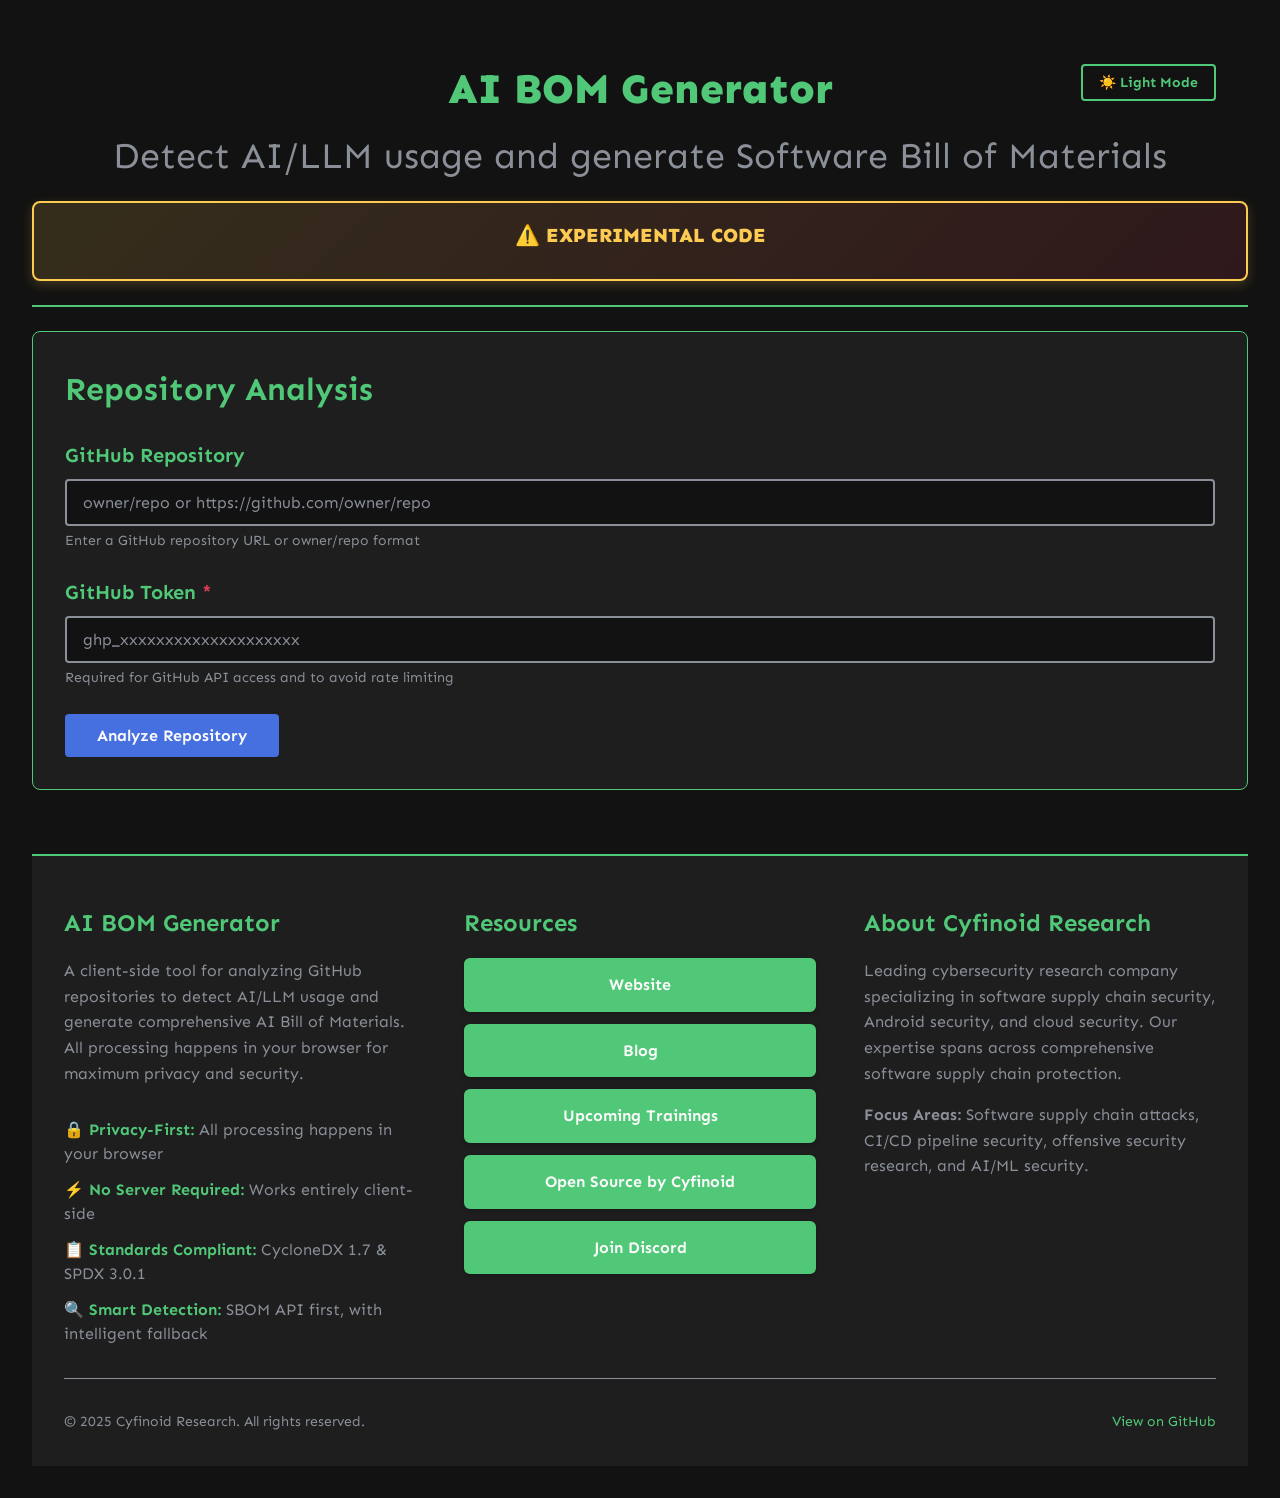
<file: index.html>
<!doctype html>
<html lang="en">
    <head>
        <meta charset="UTF-8" />
        <meta name="viewport" content="width=device-width, initial-scale=1.0" />
        <title>AI BOM Generator - Cyfinoid</title>
        <link rel="preconnect" href="https://fonts.googleapis.com" />
        <link rel="preconnect" href="https://fonts.gstatic.com" crossorigin />
        <link
            href="https://fonts.googleapis.com/css2?family=Sen:wght@400;700;800&display=swap"
            rel="stylesheet"
        />
        <link rel="stylesheet" href="styles.css?v=0.0.4-8" />
        <script
            defer
            data-domain="cyfinoid.github.io"
            integrity="sha384-uXTQ+47CtIGWWu25nerJf47HLiVSOMPfWh9K79HFc16EuhYhvMHIiDwin5FZlcJX"
            crossorigin="anonymous"
            src="https://plausible.io/js/script.outbound-links.js"
        ></script>
        <script>
            window.plausible =
                window.plausible ||
                function () {
                    (window.plausible.q = window.plausible.q || []).push(
                        arguments,
                    );
                };
        </script>
    </head>
    <body>
        <div class="container">
            <!-- Header -->
            <header class="header">
                <button
                    id="theme-toggle"
                    class="theme-toggle"
                    aria-label="Toggle theme"
                >
                    🌙 Dark Mode
                </button>
                <h1 class="title">AI BOM Generator</h1>
                <p class="subtitle">
                    Detect AI/LLM usage and generate Software Bill of Materials
                </p>
                <!-- Experimental Warning Banner -->
                <div class="warning-banner">
                    <div class="warning-header">⚠️ EXPERIMENTAL CODE</div>
                </div>
            </header>

            <!-- Input Section -->
            <section id="input-section" class="card">
                <h2 class="heading">Repository Analysis</h2>
                <form id="analysis-form">
                    <div class="form-group">
                        <label for="repo-input" class="form-label"
                            >GitHub Repository</label
                        >
                        <input
                            type="text"
                            id="repo-input"
                            class="form-input"
                            placeholder="owner/repo or https://github.com/owner/repo"
                            required
                        />
                        <p class="caption">
                            Enter a GitHub repository URL or owner/repo format
                        </p>
                    </div>
                    <div class="form-group">
                        <label for="token-input" class="form-label"
                            >GitHub Token
                            <span style="color: var(--accent-red)"
                                >*</span
                            ></label
                        >
                        <input
                            type="password"
                            id="token-input"
                            class="form-input"
                            placeholder="ghp_xxxxxxxxxxxxxxxxxxxx"
                            required
                        />
                        <p class="caption">
                            Required for GitHub API access and to avoid rate
                            limiting
                        </p>
                    </div>
                    <button
                        type="submit"
                        id="analyze-btn"
                        class="btn btn-primary"
                    >
                        Analyze Repository
                    </button>
                </form>
                <div id="loading-state" class="loading-state hidden">
                    <div class="spinner"></div>
                    <p id="loading-message" class="body">
                        Analyzing repository...
                    </p>
                </div>
                <div id="error-state" class="error-state hidden">
                    <p id="error-message" class="body"></p>
                    <button id="retry-btn" class="btn btn-secondary">
                        Retry
                    </button>
                </div>
            </section>

            <!-- Findings Section -->
            <section id="findings-section" class="card hidden">
                <div class="findings-header">
                    <div>
                        <h2 class="heading">Analysis Results</h2>
                    </div>
                    <div style="display: flex; align-items: center; gap: 1rem">
                        <button
                            id="collapse-all-findings"
                            class="section-collapse-btn"
                        >
                            Expand
                        </button>
                    </div>
                </div>

                <div class="collapsible-content collapsed" id="findings-content">
                    <div class="findings-controls">
                        <div class="control-group">
                            <button id="select-all-btn" class="btn btn-small">
                                Select All
                            </button>
                            <button id="deselect-all-btn" class="btn btn-small">
                                Deselect All
                            </button>
                        </div>
                        <div class="control-group">
                            <label for="category-filter" class="form-label"
                                >Filter by Category:</label
                            >
                            <select id="category-filter" class="form-select">
                                <option value="all">All Categories</option>
                                <option value="dependencies">
                                    Dependencies
                                </option>
                                <option value="code">Code</option>
                                <option value="config">Configuration</option>
                                <option value="ci">CI/CD</option>
                                <option value="models">Models</option>
                                <option value="prompts">Prompts</option>
                                <option value="protocol">
                                    Protocols (MCP/A2A)
                                </option>
                                <option value="ai-dev-tools">
                                    AI Dev Tools
                                </option>
                                <option value="hardware">Hardware</option>
                                <option value="infrastructure">
                                    Infrastructure
                                </option>
                                <option value="governance">Governance</option>
                            </select>
                        </div>
                    </div>

                    <div id="findings-list" class="findings-list"></div>
                </div>
            </section>

            <!-- Analysis Notes Section -->
            <!-- BOM Section -->
            <section id="bom-section" class="card hidden">
                <div
                    style="
                        display: flex;
                        justify-content: space-between;
                        align-items: center;
                        margin-bottom: 1.5rem;
                    "
                >
                    <h2 class="heading" style="margin-bottom: 0">
                        Generated AI BOM
                    </h2>
                    <div style="display: flex; gap: 0.5rem">
                        <button
                            id="download-all-bom"
                            class="btn btn-primary"
                            title="Download all four BOM formats"
                        >
                            Download all
                        </button>
                        <button id="collapse-bom" class="section-collapse-btn">
                            Collapse
                        </button>
                    </div>
                </div>

                <div class="collapsible-content" id="bom-content-wrapper">
                    <div class="bom-tabs">
                        <button
                            class="tab-btn active"
                            data-tab="cyclonedx-json"
                        >
                            CycloneDX JSON
                        </button>
                        <button class="tab-btn" data-tab="cyclonedx-xml">
                            CycloneDX XML
                        </button>
                        <button class="tab-btn" data-tab="spdx">SPDX</button>
                        <button class="tab-btn" data-tab="extended-aibom">
                            Extended AIBOM
                        </button>
                    </div>

                    <div class="bom-content">
                        <div id="cyclonedx-json" class="tab-content active">
                            <div class="bom-actions">
                                <button
                                    class="btn btn-primary"
                                    data-action="download"
                                    data-format="cyclonedx-json"
                                >
                                    Download JSON
                                </button>
                                <button
                                    class="btn btn-secondary"
                                    data-action="copy"
                                    data-format="cyclonedx-json"
                                >
                                    Copy to Clipboard
                                </button>
                                <button
                                    class="btn btn-secondary"
                                    data-action="toggle-content"
                                    data-format="cyclonedx-json"
                                    aria-expanded="false"
                                >
                                    Show content
                                </button>
                            </div>
                            <pre class="bom-preview collapsed"><code id="cyclonedx-json-preview" class="code-preview"></code></pre>
                        </div>

                        <div id="cyclonedx-xml" class="tab-content">
                            <div class="bom-actions">
                                <button
                                    class="btn btn-primary"
                                    data-action="download"
                                    data-format="cyclonedx-xml"
                                >
                                    Download XML
                                </button>
                                <button
                                    class="btn btn-secondary"
                                    data-action="copy"
                                    data-format="cyclonedx-xml"
                                >
                                    Copy to Clipboard
                                </button>
                                <button
                                    class="btn btn-secondary"
                                    data-action="toggle-content"
                                    data-format="cyclonedx-xml"
                                    aria-expanded="false"
                                >
                                    Show content
                                </button>
                            </div>
                            <pre class="bom-preview collapsed"><code id="cyclonedx-xml-preview" class="code-preview"></code></pre>
                        </div>

                        <div id="spdx" class="tab-content">
                            <div class="bom-actions">
                                <button
                                    class="btn btn-primary"
                                    data-action="download"
                                    data-format="spdx"
                                >
                                    Download SPDX
                                </button>
                                <button
                                    class="btn btn-secondary"
                                    data-action="copy"
                                    data-format="spdx"
                                >
                                    Copy to Clipboard
                                </button>
                                <button
                                    class="btn btn-secondary"
                                    data-action="toggle-content"
                                    data-format="spdx"
                                    aria-expanded="false"
                                >
                                    Show content
                                </button>
                            </div>
                            <pre class="bom-preview collapsed"><code id="spdx-preview" class="code-preview"></code></pre>
                        </div>

                        <div id="extended-aibom" class="tab-content">
                            <div class="bom-actions">
                                <button
                                    class="btn btn-primary"
                                    data-action="download"
                                    data-format="extended-aibom"
                                >
                                    Download Extended AIBOM
                                </button>
                                <button
                                    class="btn btn-secondary"
                                    data-action="copy"
                                    data-format="extended-aibom"
                                >
                                    Copy to Clipboard
                                </button>
                                <button
                                    class="btn btn-secondary"
                                    data-action="toggle-content"
                                    data-format="extended-aibom"
                                    aria-expanded="false"
                                >
                                    Show content
                                </button>
                            </div>
                            <div
                                class="extended-info"
                                style="
                                    margin-bottom: 1rem;
                                    padding: 1rem;
                                    background: var(--bg-secondary);
                                    border-radius: 8px;
                                "
                            >
                                <p
                                    style="
                                        margin: 0;
                                        color: var(--text-secondary);
                                        font-size: 0.9rem;
                                    "
                                >
                                    📋
                                    <strong>Extended AIBOM Format:</strong>
                                    Comprehensive AI Bill of Materials including
                                    hardware, infrastructure, model governance,
                                    risk assessment, and data pipeline
                                    information based on industry best practices
                                    from Snyk and Trail of Bits.
                                </p>
                            </div>
                            <pre class="bom-preview collapsed"><code id="extended-aibom-preview" class="code-preview"></code></pre>
                        </div>
                    </div>
                </div>
            </section>

            <section id="compliance-section" class="card hidden">
                <div
                    style="
                        display: flex;
                        justify-content: space-between;
                        align-items: center;
                        margin-bottom: 1.5rem;
                    "
                >
                    <h2 class="heading" style="margin-bottom: 0">
                        Standards Compliance
                    </h2>
                    <button
                        id="collapse-compliance"
                        class="section-collapse-btn"
                    >
                        Collapse
                    </button>
                </div>

                <div class="collapsible-content" id="compliance-wrapper">
                    <div
                        class="compliance-info"
                        style="
                            margin-bottom: 1rem;
                            padding: 1rem;
                            background: var(--bg-secondary);
                            border-radius: 8px;
                        "
                    >
                        <p
                            style="
                                margin: 0;
                                color: var(--text-secondary);
                                font-size: 0.9rem;
                            "
                        >
                            📏
                            <strong>Standards Compliance:</strong>
                            the BOMs you just generated are checked against
                            CycloneDX 1.7, SPDX 3.0.1 (JSON-LD) and the NTIA
                            minimum elements, and the tool's AIBOM output
                            surface is scored element-by-element against
                            CERT-In Table 10, the G7 SBOM-for-AI minimum
                            elements, and the OWASP AIBOM Foundations
                            checklist. Full methodology:
                            <code>guidance/guidance_details.md</code> §6.
                        </p>
                    </div>
                    <div id="compliance-dynamic"></div>
                    <div id="compliance-scorecard"></div>
                </div>
            </section>

            <!-- Analysis Notes (scan gaps + warnings) -->
            <section id="analysis-notes-section" class="card hidden">
                <div class="findings-header">
                    <div>
                        <h2 class="heading">Analysis Notes</h2>
                        <p class="caption" style="margin-top: 0.5rem">
                            Areas this scan actively searched with no result —
                            gaps in the AIBOM, not errors. If present in the
                            repository, they would be included.
                        </p>
                    </div>
                    <div style="display: flex; align-items: center; gap: 1rem">
                        <button
                            id="collapse-analysis-notes"
                            class="section-collapse-btn"
                        >
                            Collapse
                        </button>
                    </div>
                </div>

                <div class="collapsible-content" id="analysis-notes-content">
                    <div id="analysis-notes-list"></div>
                </div>
            </section>

            <!-- Footer -->
            <footer class="footer">
                <div class="footer-content">
                    <div class="footer-section">
                        <h3 class="footer-heading">AI BOM Generator</h3>
                        <p class="footer-text">
                            A client-side tool for analyzing GitHub repositories
                            to detect AI/LLM usage and generate comprehensive AI
                            Bill of Materials. All processing happens in your
                            browser for maximum privacy and security.
                        </p>
                        <div class="footer-features">
                            <div class="footer-feature">
                                <strong>🔒 Privacy-First:</strong> All
                                processing happens in your browser
                            </div>
                            <div class="footer-feature">
                                <strong>⚡ No Server Required:</strong> Works
                                entirely client-side
                            </div>
                            <div class="footer-feature">
                                <strong>📋 Standards Compliant:</strong>
                                CycloneDX 1.7 & SPDX 3.0.1
                            </div>
                            <div class="footer-feature">
                                <strong>🔍 Smart Detection:</strong> SBOM API
                                first, with intelligent fallback
                            </div>
                        </div>
                    </div>

                    <div class="footer-section">
                        <h3 class="footer-heading">Resources</h3>
                        <div class="footer-buttons">
                            <a
                                href="https://cyfinoid.com"
                                target="_blank"
                                rel="noopener"
                                class="footer-btn"
                                >Website</a
                            >
                            <a
                                href="https://cyfinoid.com/blog/"
                                target="_blank"
                                rel="noopener"
                                class="footer-btn"
                                >Blog</a
                            >
                            <a
                                href="https://cyfinoid.com/trainings/#upcoming-trainings"
                                target="_blank"
                                rel="noopener"
                                class="footer-btn"
                                >Upcoming Trainings</a
                            >
                            <a
                                href="https://cyfinoid.com/opensource-by-cyfinoid/"
                                target="_blank"
                                rel="noopener"
                                class="footer-btn"
                                >Open Source by Cyfinoid</a
                            >
                            <a
                                href="https://discord.gg/7trkcUFrgR"
                                target="_blank"
                                rel="noopener"
                                class="footer-btn"
                                >Join Discord</a
                            >
                        </div>
                    </div>

                    <div class="footer-section">
                        <h3 class="footer-heading">About Cyfinoid Research</h3>
                        <p class="footer-text">
                            Leading cybersecurity research company specializing
                            in software supply chain security, Android security,
                            and cloud security. Our expertise spans across
                            comprehensive software supply chain protection.
                        </p>
                        <p class="footer-text">
                            <strong>Focus Areas:</strong> Software supply chain
                            attacks, CI/CD pipeline security, offensive security
                            research, and AI/ML security.
                        </p>
                    </div>
                </div>

                <div class="footer-bottom">
                    <p>© 2025 Cyfinoid Research. All rights reserved.</p>
                    <p>
                        <a
                            href="https://github.com/cyfinoid/aibommaker"
                            target="_blank"
                            rel="noopener"
                        >
                            View on GitHub
                        </a>
                    </p>
                </div>
            </footer>
        </div>

        <!-- JavaScript Application - Load in correct order -->
        <script src="js/constants.js?v=0.0.4-8"></script>
        <script src="js/utils.js?v=0.0.4-8"></script>
        <script src="js/github-api.js?v=0.0.4-8"></script>
        <script src="js/detectors.js?v=0.0.4-8"></script>
        <script src="js/analyzer.js?v=0.0.4-8"></script>
        <script src="js/bom-generators.js?v=0.0.4-8"></script>
        <script src="js/compliance.js?v=0.0.4-8"></script>
        <script src="js/extended-aibom-generator.js?v=0.0.4-8"></script>
        <script src="js/ui.js?v=0.0.4-8"></script>
    </body>
</html>
</file>
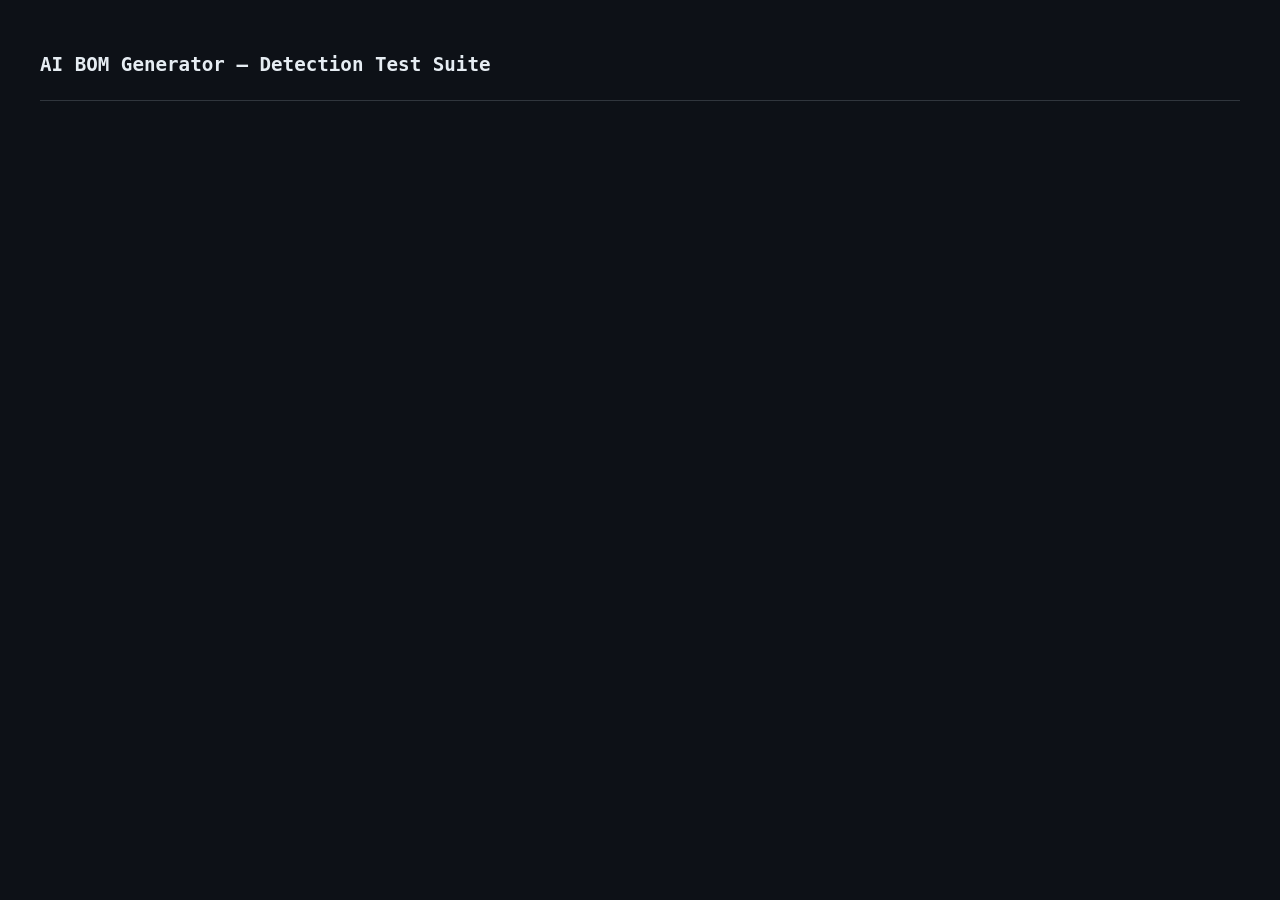
<file: tests.html>
<!DOCTYPE html>
<html lang="en">
<head>
<meta charset="UTF-8">
<meta name="viewport" content="width=device-width, initial-scale=1.0">
<title>AI BOM Generator - Detection Test Suite</title>
<!--
  Self-contained test harness for the detection logic added in the 2026-11 gap
  analysis (no backend, no frameworks - plain HTML/JS like the rest of the app).

  Run: open this file in a browser (or serve the repo root and visit /tests.html).
  It loads the real app scripts (constants/utils/github-api/detectors/
  extended-aibom-generator) and asserts against their pure functions with
  fixtures taken from the reference projects in projects/.
-->
<style>
  body { font-family: ui-monospace, monospace; background: #0d1117; color: #e6edf3; padding: 2rem; }
  h1 { font-size: 1.2rem; } h2 { font-size: 1rem; margin-top: 1.5rem; color: #7ee787; }
  .pass { color: #7ee787; } .fail { color: #ff7b72; font-weight: bold; }
  .case { padding: 1px 0; } #summary { margin-top: 1.5rem; font-size: 1.1rem; border-top: 1px solid #30363d; padding-top: 1rem; }
</style>
</head>
<body>
<h1>AI BOM Generator — Detection Test Suite</h1>
<div id="results"></div>
<div id="summary"></div>

<!-- Load the real app scripts (order matches index.html) -->
<script src="js/constants.js"></script>
<script src="js/utils.js"></script>
<script src="js/github-api.js"></script>
<script src="js/detectors.js"></script>
<script src="js/bom-generators.js"></script>
<script src="js/extended-aibom-generator.js"></script>
<script src="js/compliance.js"></script>

<script>
"use strict";
const out = [];
let passed = 0, failed = 0;
function assert(cond, msg) {
  if (cond) { passed++; out.push(`<div class="case pass">✓ ${msg}</div>`); }
  else { failed++; out.push(`<div class="case fail">✗ FAIL: ${msg}</div>`); }
}
function section(name) { out.push(`<h2>${name}</h2>`); }

// ---------------------------------------------------------------------------
section("isPlausibleModelId — extracted-value validation");
assert(isPlausibleModelId("gpt-4o-mini") === true, "accepts gpt-4o-mini");
assert(isPlausibleModelId("claude-sonnet-4-5") === true, "accepts claude-sonnet-4-5");
assert(isPlausibleModelId("meta-llama/Llama-2-7b-chat-hf") === true, "accepts HF slug");
assert(isPlausibleModelId("qwen3:4b") === true, "accepts Ollama tag");
assert(isPlausibleModelId("gemini-2.5-pro") === true, "accepts gemini-2.5-pro");
assert(isPlausibleModelId("192.168.1.1") === false, "rejects IP address");
assert(isPlausibleModelId("1.2.3") === false, "rejects bare version");
assert(isPlausibleModelId("latest") === false, "rejects 'latest'");
assert(isPlausibleModelId("https://api.openai.com") === false, "rejects URL");
assert(isPlausibleModelId("pytest") === false, "rejects non-model value (misleading_config bait)");
assert(isPlausibleModelId("12345") === false, "rejects pure number");
assert(isPlausibleModelId("logo.png") === false, "rejects file extension");
assert(isPlausibleModelId("{{model_name}}") === false, "rejects template placeholder");
assert(isPlausibleModelId("ab") === false, "rejects too-short string");

// ---------------------------------------------------------------------------
section("normalizeBedrockModelId — Bedrock ARN flattening (cisco aibom)");
assert(normalizeBedrockModelId("us.anthropic.claude-3-5-sonnet-20241022-v2:0") === "claude-3-5-sonnet",
  "us.anthropic.claude-3-5-sonnet-20241022-v2:0 -> claude-3-5-sonnet");
assert(normalizeBedrockModelId("meta.llama3-3-70b-instruct-v1:0") === "llama3-3-70b-instruct",
  "meta.llama3-3-70b-instruct-v1:0 -> llama3-3-70b-instruct");
assert(normalizeBedrockModelId("amazon.titan-text-express-v1") === "titan-text-express",
  "amazon.titan-text-express-v1 -> titan-text-express");
assert(normalizeBedrockModelId("anthropic.claude-3-5-haiku-20241022-v1:0") === "claude-3-5-haiku",
  "date suffix stripped");
assert(normalizeBedrockModelId("amazon.nova-pro-v1") === "nova-pro", "amazon.nova-pro-v1 -> nova-pro");
assert(normalizeBedrockModelId(null) === null, "null handled");

// ---------------------------------------------------------------------------
section("stripNotebookCells — .ipynb source extraction");
const nb = JSON.stringify({ cells: [
  { cell_type: "code", source: ["import openai as oa\n", "client = oa.OpenAI()"] },
  { cell_type: "markdown", source: ["# notes"] },
  { cell_type: "code", source: "model = \"gpt-4o\"" }
]});
const stripped = stripNotebookCells(nb);
assert(stripped.includes("client = oa.OpenAI()"), "array-source cells joined");
assert(stripped.includes("model = \"gpt-4o\""), "string-source cells joined");
assert(stripNotebookCells("not json") === "", "invalid JSON -> empty string");
assert(stripNotebookCells(JSON.stringify({ foo: 1 })) === "", "object without cells -> empty string");
assert(stripNotebookCells(null) === "", "null -> empty string");

// ---------------------------------------------------------------------------
section("extractContextualModelRefs — kwarg/constant/env-default extraction");
{
  // akumar0205 adversarial/env_driven.py scenario
  const py1 = 'import os\nfrom langchain_openai import ChatOpenAI\nSELECTED_MODEL = os.environ.get("APP_MODEL", "gpt-4o-mini")\nllm = ChatOpenAI(model=SELECTED_MODEL)\n';
  const r1 = extractContextualModelRefs(py1);
  assert(r1.some(r => r.model === "gpt-4o-mini" && r.method === "env-default"), "env-default dataflow captured");

  // cisco-style kwarg with constructor attribution
  const py2 = 'from openai import OpenAI\nclient = OpenAI(model="gpt-4o-mini-2024-07-18")\nresp = client.chat.completions.create(model="o4-mini", messages=[])\n';
  const r2 = extractContextualModelRefs(py2);
  assert(r2.some(r => r.model === "gpt-4o-mini-2024-07-18" && r.provider === "OpenAI"), "kwarg with OpenAI ctor attribution");
  assert(r2.some(r => r.model === "o4-mini"), "second kwarg captured");

  // JS wrapper factory (akumar adversarial/wrapper_factory.ts)
  const ts1 = 'import OpenAI from "openai";\nconst MODEL_NAME = process.env.APP_MODEL ?? "gpt-4o-mini";\nconst pinned = new OpenAI({ apiKey: key, model: "gpt-4.1-mini" });\n';
  const r3 = extractContextualModelRefs(ts1);
  assert(r3.some(r => r.model === "gpt-4o-mini" && r.method === "env-default"), "process.env ?? default captured");
  assert(r3.some(r => r.model === "gpt-4.1-mini"), "object-literal kwarg captured");

  // Ternary default
  const ts2 = 'const m = process.env.LLM_MODEL ? process.env.LLM_MODEL : "claude-sonnet-4-5";';
  assert(extractContextualModelRefs(ts2).some(r => r.model === "claude-sonnet-4-5"), "ternary env default captured");

  // Constant assignment + variable resolution
  // (assignment and its kwarg usage dedupe to one entry keyed by first method seen)
  const py3 = 'DEFAULT_MODEL = "deepseek-v3"\nagent = AssistantAgent(name="helper", model=DEFAULT_MODEL)\n';
  const r5 = extractContextualModelRefs(py3);
  assert(r5.some(r => r.model === "deepseek-v3"), "module constant captured");
  assert(r5.some(r => r.method === "constant-DEFAULT_MODEL"), "kwarg variable resolved to constant");
  assert(r5.filter(r => r.model === "deepseek-v3").length === 1, "constant + usage deduplicated to one entry");

  // Azure deployment_name
  const az = 'deployment = AzureOpenAI(azure_endpoint=ep, deployment_name="gpt-35-turbo", api_key=k)';
  assert(extractContextualModelRefs(az).some(r => r.model === "gpt-35-turbo"), "deployment_name kwarg captured");

  // YAML-style config
  const yml = 'provider:\n  model_name: "gemini-2.5-flash"\n  model: "qwen3:32b"\n';
  const ry = extractContextualModelRefs(yml);
  assert(ry.some(r => r.model === "gemini-2.5-flash"), "YAML model_name captured");
  assert(ry.some(r => r.model === "qwen3:32b"), "YAML model with Ollama tag captured");

  // False-positive baits (akumar misleading_config.yaml + junk kwargs)
  const fp = 'model_trainer = "pytest"\nfoo(model="latest")\nbar(model_name="https://api.example.com")\nbaz(model="12345")\n';
  const rf = extractContextualModelRefs(fp);
  assert(!rf.some(r => r.model === "pytest"), "rejects pytest");
  assert(!rf.some(r => r.model === "latest"), "rejects latest");
  assert(!rf.some(r => r.model.includes("https")), "rejects URL value");
  assert(!rf.some(r => r.model === "12345"), "rejects numeric value");

  // Comments skipped
  const cm = '# model = "gpt-4o"\n// const x = "claude-3-opus"\nconst y = "gemini-2.5-pro";\n';
  const rc = extractContextualModelRefs(cm);
  assert(!rc.some(r => r.model === "gpt-4o"), "python comment skipped");
  assert(!rc.some(r => r.model === "claude-3-opus"), "JS comment skipped");
  assert(rc.some(r => r.model === "gemini-2.5-pro"), "live line still captured");

  // No default -> no invented model
  const nd = 'model=os.environ.get("OPENAI_MODEL")\nfoo(model=API_MODEL)';
  assert(extractContextualModelRefs(nd).length === 0, "no default -> nothing invented");

  // Provider filter: attributed refs must match detected providers;
  // unattributed (provider === null) refs are kept deliberately - discovering
  // unknown models is the point of contextual extraction.
  {
    const rFiltered = extractContextualModelRefs(py2, new Set(["Anthropic"]));
    assert(!rFiltered.some(r => r.provider === "OpenAI"), "filter drops non-matching attributed providers");
    assert(rFiltered.some(r => r.provider === null && r.model === "o4-mini"), "unattributed refs survive the filter");
    assert(extractContextualModelRefs(py2, new Set(["OpenAI"])).length === 2, "filter keeps matching providers");
  }
}

// ---------------------------------------------------------------------------
section("New literal model patterns in modelsIdentifierDetector list");
{
  // MODEL_PATTERNS (config detector) derives from AI_SIGNATURES models entries:
  const mp = MODEL_PATTERNS.map(p => `${p.provider}|${p.pattern.source}`);
  assert(mp.some(s => s.startsWith("OpenAI|") && s.includes("o4-mini")), "MODEL_PATTERNS has o4-mini");
  assert(mp.some(s => s.startsWith("Anthropic|") && s.includes("claude-3-7-sonnet")), "MODEL_PATTERNS has claude-3-7-sonnet");
  assert(mp.some(s => s.startsWith("Anthropic|") && s.includes("claude-sonnet-4-5")), "MODEL_PATTERNS has claude-sonnet-4-5");
  assert(mp.some(s => s.startsWith("Google|") && s.includes("gemini-2\\.5-pro")), "MODEL_PATTERNS has gemini-2.5-pro");
  assert(mp.some(s => s.startsWith("Cohere|")), "MODEL_PATTERNS has Cohere models");
  assert(mp.some(s => s.startsWith("xAI|")), "MODEL_PATTERNS has Grok");
  assert(mp.some(s => s.startsWith("AWS Bedrock|")), "MODEL_PATTERNS has Bedrock ids (vendor = AWS Bedrock)");
}

// ---------------------------------------------------------------------------
section("Signature registry coverage (constants.js)");
{
  const all = Object.values(AI_SIGNATURES).flat();
  const ids = all.map(s => s.id);
  for (const expected of ["langgraph.framework", "google.adk", "openai.agents", "pydanticai.framework",
    "smolagents.framework", "strands.framework", "deepagents.framework", "haystack.framework",
    "dspy.framework", "instructor.client", "semantic-kernel.microsoft", "cohere.client", "mistral.client",
    "groq.client", "xai.grok", "together.client", "perplexity.client", "fireworks.client", "replicate.client",
    "ai21.client", "stability.client", "alephalpha.client", "azure.openai", "bedrock.client",
    "vertexai.client", "openrouter.gateway", "litellm.router", "safety.guardrails", "observability.llm"]) {
    assert(ids.includes(expected), `signature ${expected} registered`);
  }
  assert((AI_PACKAGE_REGISTRY.guardrails?.python || []).includes("nemoguardrails"), "guardrails packages in registry");
  assert((AI_PACKAGE_REGISTRY.llm_observability?.python || []).includes("langfuse"), "observability packages in registry");
  assert(AI_EXTENDED_DEPENDENCIES.python.includes("langgraph"), "langgraph in extended dependencies");
  assert(AI_EXTENDED_DEPENDENCIES.python.includes("google-adk"), "google-adk in extended dependencies");
  assert(AI_EXTENDED_DEPENDENCIES.node.includes("@langchain/langgraph"), "langgraph node pkg in extended dependencies");
  assert(AI_PROTOCOL_PATTERNS.a2a.config_files.includes(".well-known/agent.json"), "A2A agent card config file registered");
  assert(MODEL_FILE_PATTERNS.some(p => p.extension === ".ggml"), "MODEL_FILE_PATTERNS has .ggml");
  assert(MODEL_FILE_PATTERNS.some(p => p.extension === ".ckpt" && p.pathMatch), "MODEL_FILE_PATTERNS has .ckpt (guarded)");
  assert(AI_DEV_TOOLS.ide_copilots.config_files.includes("SKILL.md"), "SKILL.md in dev tool configs");
}

// ---------------------------------------------------------------------------
section("Fallback manifest parsers (dependenciesDetector)");
{
  const GO = ["github.com/sashabaranov/go-openai", "github.com/anthropics/anthropic-sdk-go", "github.com/tmc/langchaingo"];
  const RUST = ["async-openai", "candle-core"];
  const JAVA = ["dev.langchain4j:langchain4j", "com.openai:openai-java", "com.google.cloud:google-cloud-aiplatform"];

  const goMod = 'module github.com/example/app\n\ngo 1.22\n\nrequire github.com/sashabaranov/go-openai v1.32.5\n\nrequire (\n\tgithub.com/anthropics/anthropic-sdk-go v0.2.0\n\tgithub.com/gin-gonic/gin v0.9.1\n\tgithub.com/tmc/langchaingo v0.1.12\n)\n';
  const gd = findInGoMod(goMod, GO);
  assert(gd.length === 3, `go.mod finds 3 AI deps (got ${gd.length})`);
  assert(gd[0].version === "v1.32.5", "go.mod captures version");
  assert(findInGoMod("require github.com/stretchr/testify v1.9.0", GO).length === 0, "go.mod skips non-AI deps");

  const cargo = '[package]\nname = "app"\n\n[dependencies]\ntokio = { version = "1", features = ["full"] }\nasync-openai = "0.27"\ncandle-core = { version = "0.8" }\n\n[dev-dependencies]\nllm = "0.13"\n';
  const cd = findInCargoToml(cargo, RUST);
  assert(cd.some(d => d.name === "async-openai" && d.version === "0.27"), "Cargo.toml simple version form");
  assert(cd.some(d => d.name === "candle-core" && d.version === "0.8"), "Cargo.toml inline-table version");
  assert(!cd.some(d => d.name === "tokio" || d.name === "llm"), "Cargo.toml skips non-AI + dev-deps");

  const pom = '<project>\n  <dependency>\n    <groupId>dev.langchain4j</groupId>\n    <artifactId>langchain4j-open-ai</artifactId>\n    <version>1.0.0-beta3</version>\n  </dependency>\n  <dependency>\n    <groupId>org.apache.commons</groupId>\n    <artifactId>commons-lang3</artifactId>\n  </dependency>\n</project>';
  const pd = findInPomXml(pom, JAVA);
  assert(pd.length === 1 && pd[0].name === "dev.langchain4j:langchain4j-open-ai" && pd[0].version === "1.0.0-beta3",
    "pom.xml finds langchain4j with version");

  const gradle = 'dependencies {\n    implementation \'com.openai:openai-java:0.1.1\'\n    implementation "com.google.cloud:google-cloud-aiplatform:3.50.0"\n    testImplementation \'junit:junit:4.13\'\n}';
  const grd = findInGradle(gradle, JAVA);
  assert(grd.length === 2 && grd[0].version === "0.1.1", "build.gradle finds AI deps with versions");
}

// ---------------------------------------------------------------------------
section("Ecosystem detection for new manifests");
{
  assert(detectEcosystem("go.mod") === "go", "go.mod -> go");
  assert(detectEcosystem("Cargo.toml") === "rust", "Cargo.toml -> rust");
  assert(detectEcosystem("pom.xml") === "java", "pom.xml -> java");
  assert(detectEcosystem("build.gradle") === "java", "build.gradle -> java");
  assert(detectEcosystem("package.json") === "node", "package.json -> node (unchanged)");
  assert(detectEcosystem("requirements.txt") === "python", "requirements.txt -> python (unchanged)");
}

// ---------------------------------------------------------------------------
section("Infrastructure patterns (digest pinning, model env config)");
{
  const digest = INFRASTRUCTURE_PATTERNS.containerization.patterns.find(p => p.platform === "Digest-Pinned Base Image");
  assert(!!digest, "Digest-Pinned Base Image pattern registered");
  assert(digest && digest.pattern.test("FROM ghcr.io/acme/ai-service@sha256:" + "a".repeat(64)), "matches digest-pinned FROM");
  assert(digest && !digest.pattern.test("FROM python:3.11-slim"), "does not match tag-pinned FROM");

  const imgDigest = INFRASTRUCTURE_PATTERNS.orchestration.patterns.find(p => p.platform === "Digest-Pinned Container Image");
  assert(imgDigest && imgDigest.pattern.test("image: us-docker.pkg.dev/org/proj/ai-api@sha256:" + "b".repeat(64)), "matches k8s digest-pinned image");

  const modelEnv = INFRASTRUCTURE_PATTERNS.orchestration.patterns.find(p => p.platform === "AI Model Environment Config");
  assert(modelEnv && modelEnv.pattern.test("          - name: MODEL_DEPLOYMENT\n            value: gpt-4o-mini"), "matches k8s MODEL_* env var name");
  assert(modelEnv && !modelEnv.pattern.test("          - name: APP_LOG_LEVEL\n            value: debug"), "does not match unrelated env vars");
}

// ---------------------------------------------------------------------------
section("OWASP LLM Top-10 derivation (extended AIBOM)");
{
  const findings = [
    { category: "dependencies", title: "Dependency: chromadb", description: "LLM-related dependency: chromadb", dependencyInfo: { name: "chromadb" } },
    { category: "code", title: "CrewAI SDK Usage Detected", description: "Found CrewAI SDK usage" },
    { modelInfo: { provider: "OpenAI", modelName: "gpt-4o" }, title: "OpenAI model", description: "OpenAI model" },
    { category: "protocol", title: "MCP Server Config Usage", description: "Model Context Protocol (MCP) server config" }
  ];
  const owasp = assessOWASPLLMTop10(findings);
  assert(owasp.some(r => r.id === "LLM01" && r.status === "exposure-surface-detected"), "LLM01 surface from protocol findings");
  assert(owasp.some(r => r.id === "LLM02"), "LLM02 surface from cloud model usage");
  assert(owasp.some(r => r.id === "LLM03"), "LLM03 surface from dependencies");
  assert(owasp.some(r => r.id === "LLM06"), "LLM06 surface from agent framework");
  assert(owasp.some(r => r.id === "LLM08" && (r.rationale || "").includes("Vector stores")), "LLM08 surface from vector store dep");
  assert(!owasp.some(r => r.id === "LLM04"), "LLM04 not raised without fine-tuning findings");

  const mitigated = assessOWASPLLMTop10([
    { title: "Guardrails SDK Usage Detected", description: "Found Guardrails SDK usage in 1 file(s)" }
  ]);
  assert(mitigated.some(r => r.id === "MITIGATION"), "guardrail detection emits mitigation entry");
}

// ---------------------------------------------------------------------------
section("Tree truncation plumbing");
{
  assert(typeof wasLastTreeTruncated === "function", "wasLastTreeTruncated exposed from github-api.js");
  assert(wasLastTreeTruncated() === false, "defaults to false before any fetch");
}

// ---------------------------------------------------------------------------
section("parseRepoInput — host-validated GitHub URL parsing");
{
  const parse = (s) => parseRepoInput(s);
  // `msgPart` pins which rejection fired ("Invalid repository format…" vs
  // "Only github.com repository URLs are supported."), so a crash-bug can't
  // pass as a rejection.
  const throws = (s, msgPart) => {
    try { parse(s); return false; } catch (e) { return !msgPart || String(e.message).includes(msgPart); }
  };

  // Accepted forms
  assert(JSON.stringify(parse("owner/repo")) === JSON.stringify({ owner: "owner", repo: "repo" }),
    "shorthand owner/repo");
  assert(parse("https://github.com/owner/repo").owner === "owner" && parse("https://github.com/owner/repo").repo === "repo",
    "plain GitHub URL");
  assert(parse("https://www.github.com/owner/repo.git").repo === "repo",
    "www host + .git suffix stripped");
  assert(parse("https://github.com/owner/repo/tree/main").repo === "repo",
    "URL with extra path segments keeps owner/repo");
  assert(parse("https://github.com/owner/repo?x=1#frag").repo === "repo",
    "query string and fragment ignored");
  assert(parse("//github.com/owner/repo").owner === "owner",
    "protocol-relative URL accepted");
  assert(parse("git@github.com:owner/repo.git").owner === "owner" && parse("git@github.com:owner/repo.git").repo === "repo",
    "scp-like SSH form accepted");
  assert(parse("ssh://git@github.com/owner/repo").owner === "owner",
    "ssh:// URL accepted");
  assert(parse("HTTPS://GITHUB.COM/Owner/Repo").owner === "Owner",
    "scheme/host case-insensitive, owner case preserved");
  assert(parse("owner/repo.git").repo === "repo",
    "shorthand .git suffix stripped");
  assert(parse("  owner/repo  ").owner === "owner",
    "surrounding whitespace trimmed");
  assert(parse("owner/repo/tree/main").repo === "repo",
    "shorthand with extra segments ignores them");

  // Rejected: the substring bypass CodeQL flagged must not parse
  assert(throws("https://evil.example/github.com/owner/repo", "Only github.com"),
    "github.com embedded in path of another host rejected");
  assert(throws("https://github.com.evil.example/owner/repo", "Only github.com"),
    "github.com as subdomain suffix of attacker host rejected");
  assert(throws("https://evil.example/?x=github.com/owner/repo", "Only github.com"),
    "github.com embedded in query string rejected");
  assert(throws("git@github.com.evil.example:owner/repo", "Only github.com"),
    "scp form with attacker host rejected");
  assert(throws("https://gitlab.com/owner/repo", "Only github.com"),
    "non-GitHub host rejected");
  assert(throws("https://github.com/owner-only", "Invalid repository format"),
    "URL without repo segment rejected");

  // Bare-host paste forms (worked with the old substring matcher)
  assert(parse("github.com/owner/repo").owner === "owner",
    "bare github.com host form accepted");
  assert(parse("www.github.com/owner/repo").owner === "owner",
    "bare www.github.com host form accepted");
  assert(parse("https:/github.com/owner/repo").owner === "owner",
    "single-slash scheme typo repaired");
  assert(throws("evil.com/github.com/owner/repo", "Invalid repository format"),
    "bare attacker host with embedded github.com rejected");

  // Rejected: malformed slugs (would otherwise flow into API URLs and BOM output)
  assert(throws("own er/repo", "Invalid repository format"),
    "slug with whitespace rejected");
  assert(throws("owner/repo$", "Invalid repository format"),
    "slug with shell metacharacter rejected");
  assert(throws("", "Invalid repository format"),
    "empty input rejected");
  assert(throws("not-a-repo", "Invalid repository format"),
    "single segment rejected");
}

// ---------------------------------------------------------------------------
section("formatModelCardField — structured card fields render as text (models-embedding-001 regression)");
{
  assert(typeof formatModelCardField === "function", "formatModelCardField exposed from utils.js");
  // Real card for Google models/embedding-001: intendedUse/limitations are
  // objects — used to render as "[object Object]" in the findings UI.
  const card = {
    intendedUse: {
      primaryUses: ["Semantic search and retrieval", "Document similarity"],
      outOfScope: ["Text generation"]
    },
    limitations: { knownLimitations: ["Superseded by text-embedding-004", "2048-token input cap"] },
    trainingData: { description: "Trained on diverse text data." }
  };
  const intended = formatModelCardField(card.intendedUse, { primaryUses: "", primaryUseCases: "", outOfScope: "Out of scope" });
  assert(intended === "Semantic search and retrieval; Document similarity. Out of scope: Text generation",
    "intendedUse object -> readable text with out-of-scope label");
  assert(formatModelCardField(card.limitations, { knownLimitations: "" }) === "Superseded by text-embedding-004; 2048-token input cap",
    "limitations.knownLimitations -> '; '-joined text");
  assert(formatModelCardField(card.trainingData, { description: "" }) === "Trained on diverse text data.",
    "trainingData.description passthrough");
  assert(formatModelCardField("plain string") === "plain string", "plain string passthrough");
  assert(formatModelCardField({ note: "legacy" }) === "legacy", "legacy .note string preferred");
  assert(formatModelCardField(null) === "", "null -> empty string");
  assert(formatModelCardField(undefined, {}) === "", "undefined -> empty string");
  assert(formatModelCardField({ noReadables: { x: 1 } }) === "", "object without readable strings -> empty string");
  assert(formatModelCardField(["a", "b"]) === "a; b", "bare string array joined");
}

// ---------------------------------------------------------------------------
section("compliance.js — CycloneDX 1.7 / SPDX 3.0.1 / NTIA validators");
{
  const goodCdx = {
    bomFormat: "CycloneDX", specVersion: "1.7", version: 1,
    serialNumber: "urn:uuid:123e4567-e89b-12d3-a456-426614174000",
    metadata: {
      timestamp: "2026-11-21T00:00:00.000Z",
      tools: { components: [{ type: "application", "bom-ref": "tool", name: "AI BOM Generator", version: "1.0.0" }] },
      component: { type: "application", "bom-ref": "repo", name: "repo", purl: "pkg:github/o/r" }
    },
    components: [
      { type: "machine-learning-model", "bom-ref": "m1", name: "m", version: "latest", purl: "pkg:ml/x/m", author: "Prov" },
      { type: "library", "bom-ref": "l1", name: "lib", version: "1.0.0", purl: "pkg:pypi/lib@1.0.0" }
    ],
    dependencies: [{ ref: "repo", dependsOn: ["m1", "l1"] }]
  };
  const goodText = JSON.stringify(goodCdx);
  const rc = validateCycloneDXBom(goodText);
  assert(rc.standard === "CycloneDX 1.7", "CycloneDX report labels the standard");
  assert(rc.checks.every(c => c.status !== "fail"), "well-formed CycloneDX doc: no failed checks");
  assert(validateCycloneDXBom("{ not json").checks[0].status === "fail", "invalid JSON -> fail");
  assert(validateCycloneDXBom("// No findings selected").checks[0].detail.includes("No findings"),
    "placeholder output handled");
  const bad = JSON.parse(goodText);
  bad.serialNumber = "nope"; bad.metadata.timestamp = "nope";
  bad.components[0]["bom-ref"] = "l1"; bad.dependencies[0].dependsOn.push("ghost");
  const rb = validateCycloneDXBom(JSON.stringify(bad));
  assert(["serial", "timestamp", "bom-ref", "dependency-refs"].every(id => rb.checks.find(c => c.id === id).status === "fail"),
    "bad serial/timestamp/dupe-ref/unresolved-dep all detected");

  const rn = checkNtiaMinimumElements(goodText);
  assert(rn.checks.find(c => c.id === "ntia-name").status === "pass", "NTIA: names present -> pass");
  assert(rn.checks.find(c => c.id === "ntia-version").status === "pass", "NTIA: versions present (placeholder noted) -> pass");
  assert(rn.checks.find(c => c.id === "ntia-supplier").status === "warn" &&
         rn.checks.find(c => c.id === "ntia-supplier").detail.includes("1/2"),
    "NTIA: partial supplier attribution -> warn with honest tally");
  assert(rn.checks.find(c => c.id === "ntia-author").status === "warn", "NTIA: tool-only authorship -> honest warn");
  goodCdx.components[1].supplier = { name: "PSF" };
  assert(checkNtiaMinimumElements(JSON.stringify(goodCdx)).checks.find(c => c.id === "ntia-supplier").status === "pass",
    "NTIA: full attribution -> pass");

  const goodSpdx = {
    "@context": "https://spdx.org/rdf/3.0.1/spdx-context.jsonld",
    "@id": "https://x/SpdxDocument", type: "SpdxDocument", spdxId: "https://x/SpdxDocument",
    creationInfo: { type: "CreationInfo", specVersion: "3.0.1", created: "2026-11-21T00:00:00.000Z", createdBy: ["Tool: t-1"] },
    name: "AI BOM",
    element: [
      { "@id": "https://x/Repo", type: "software_Package", spdxId: "https://x/Repo", name: "repo" },
      { "@id": "https://x/Ai", type: "software_Package", spdxId: "https://x/Ai", name: "m" },
      { "@id": "https://x/Rel", type: "Relationship", spdxId: "https://x/Rel", relationshipType: "dependsOn", from: "https://x/Repo", to: ["https://x/Ai"] }
    ],
    rootElement: ["https://x/Repo"]
  };
  const rs = validateSpdxBom(JSON.stringify(goodSpdx));
  assert(rs.checks.every(c => c.status !== "fail"), "well-formed SPDX 3.0.1 doc: no failed checks");
  const badSpdx = JSON.parse(JSON.stringify(goodSpdx));
  badSpdx.creationInfo.specVersion = "3.0.0";
  badSpdx.rootElement = ["https://x/Missing"];
  badSpdx.element[2].to = ["https://x/Ghost"];
  const rsb = validateSpdxBom(JSON.stringify(badSpdx));
  assert(rsb.checks.find(c => c.id === "creation-spec").status === "fail", "wrong specVersion detected");
  assert(rsb.checks.find(c => c.id === "root-elements").status === "fail", "dangling rootElement detected");
  assert(rsb.checks.find(c => c.id === "relationships").status === "fail", "dangling relationship target detected");

  const reports = buildComplianceReports({ "cyclonedx-json": goodText, "spdx": JSON.stringify(goodSpdx) });
  assert(reports.length === 3, "buildComplianceReports -> CycloneDX + NTIA + SPDX");
  assert(buildComplianceReports({}).every(r => r.checks[0].status === "fail"), "empty BOM map -> fail checks");
}

// ---------------------------------------------------------------------------
section("compliance.js — AIBOM scorecard matches post-uplift implementation state");
{
  // guidance §6 headline (2026-11-20 snapshot): 65.8/47.4, 45.0/34.0, 50.0/29.2.
  // 2026-11-21 uplift deltas: invented model versions removed → CERT-In #2 and
  // G7 #22 honestly unmet; out-of-scope extraction added → CERT-In #16 met;
  // R3 header self-descriptions → OWASP #1–3 + G7 #8 met; R1 Git-LFS hashes →
  // G7 #26/#27 + OWASP #18 met; R4 attestation presence → CERT-In #19 met and
  // OWASP #19 partial. Net: CERT-In 14/19 = 73.7% (strict 11/19 = 57.9%),
  // G7 25/50 = 50.0% (strict 20/50 = 40.0%), OWASP 16.5/24 = 68.8%
  // (strict 11/24 = 45.8%).
  const expected = { certin: [89.5, 84.2], g7: [71.0, 66.0], owasp: [70.8, 50.0] };
  for (const doc of AIBOM_SCORECARD) {
    const s = computeScorecardStats(doc);
    const [w, st] = expected[doc.id];
    assert(s.weightedPct === w, `${doc.id}: weighted ${s.weightedPct}% === post-uplift ${w}%`);
    assert(s.strictPct === st, `${doc.id}: strict ${s.strictPct}% === documented ${st}%`);
    assert(s.total === doc.rows.length, `${doc.id}: ${s.total} rows scored`);
    assert(s.met + s.partial + s.unmet === s.total, `${doc.id}: every row classified`);
  }
}

// ---------------------------------------------------------------------------
section("bom-generators — library identity, purls, evidence (Snyk-comparison uplift)");
{
  assert(typeof resolveLibraryIdentity === "function", "resolveLibraryIdentity exposed");
  // Real chatAssistant finding shape: dependencyInfo carries name/version/ecosystem
  const depFinding = {
    title: "Dependency: langchain",
    description: "LLM-related dependency: langchain (version: 0.1.13)",
    dependencyInfo: { name: "langchain", version: "0.1.13", ecosystem: "python", source: "github-sbom-api" },
    evidence: [{ file: "GitHub Dependency Graph (SBOM)", snippet: "SPDX Package: langchain@0.1.13" }]
  };
  const id1 = resolveLibraryIdentity(depFinding);
  assert(id1.name === "langchain" && id1.version === "0.1.13", "dependencyInfo name/version preferred");
  assert(buildLibraryPurl(id1.name, id1.version, id1.ecosystem) === "pkg:pypi/langchain@0.1.13",
    "versioned pypi purl built");
  // Fallback parse without dependencyInfo
  const id2 = resolveLibraryIdentity({
    title: "Dependency: chromadb",
    description: "LLM-related dependency: chromadb (version: 0.4.24)"
  });
  assert(id2.name === "chromadb" && id2.version === "0.4.24", "title/description fallback parse");
  // Unknown versions stay null (no invented versions)
  const id3 = resolveLibraryIdentity({ title: "Dependency: langchain-community", description: "AI package imported in source but not declared in manifests: langchain-community (version unknown)" });
  assert(id3.version === null, "unknown version -> null (never invented)");
  assert(buildLibraryPurl("langchain-community", null, "python") === "pkg:pypi/langchain-community",
    "unversioned purl");
  assert(buildLibraryPurl("@langchain/community", null, "npm") === "pkg:npm/%40langchain/community",
    "npm scoped name: %40-encoded @, / kept as namespace separator");
  assert(buildLibraryPurl("io.modelcontextprotocol.sdk:mcp", null, "java") === "pkg:maven/io.modelcontextprotocol.sdk/mcp",
    "maven group:artifact layout");
  assert(buildLibraryPurl("github.com/mark3labs/mcp-go", null, "go") === "pkg:golang/github.com/mark3labs/mcp-go",
    "golang module path layout");
  assert(buildLibraryPurl("x", "1", "unknown-eco") === null, "unknown ecosystem -> null purl");

  // Native CycloneDX evidence
  const ev1 = buildNativeEvidence({
    severity: "medium",
    dependencyInfo: { source: "github-sbom-api" },
    evidence: [{ file: "GitHub Dependency Graph (SBOM)", snippet: "SPDX Package: langchain@0.1.13" }]
  });
  assert(ev1.identity[0].methods[0].technique === "manifest-analysis" && ev1.identity[0].methods[0].confidence === 0.9,
    "SBOM-sourced identity -> manifest-analysis 0.9");
  assert(ev1.occurrences === undefined, "evidence without line numbers -> no occurrences");
  const ev2 = buildNativeEvidence({
    severity: "medium",
    dependencyInfo: { source: "source-import-analysis" },
    evidence: [{ file: "app/utils/prepare_vectordb.py", line: 1, snippet: "from langchain_community.document_loaders import ..." }]
  });
  assert(ev2.identity[0].methods[0].technique === "source-code-analysis" && ev2.identity[0].methods[0].confidence === 0.7,
    "import-sourced identity -> source-code-analysis 0.7");
  assert(ev2.occurrences.length === 1 && ev2.occurrences[0].line === 1 &&
         ev2.occurrences[0].additionalContext.includes("langchain_community"),
    "occurrence with line + additionalContext snippet");
  const ev3 = buildNativeEvidence({ severity: "high", evidence: [{ file: "app/utils/chatbot.py", line: 23 }] });
  assert(ev3.identity[0].confidence === 0.9, "high severity model detection -> 0.9");
  const ev4 = buildNativeEvidence({ severity: "low", evidence: [] });
  assert(ev4.identity[0].confidence === 0.5 && ev4.occurrences === undefined, "low severity -> 0.5, no occurrences");

  // structuredCardList: schema arrays from card shapes (embedding-001 shape)
  assert(JSON.stringify(structuredCardList(
    { primaryUses: ["Semantic search and retrieval", "Document similarity"], outOfScope: ["Text generation"] },
    ["primaryUses", "primaryUseCases"])) === JSON.stringify(["Semantic search and retrieval", "Document similarity"]),
    "structuredCardList reads primaryUses array");
  assert(JSON.stringify(structuredCardList(
    { knownLimitations: ["Superseded by text-embedding-004", "2048-token cap"] },
    ["knownLimitations"])) === JSON.stringify(["Superseded by text-embedding-004", "2048-token cap"]),
    "structuredCardList reads knownLimitations array");
  assert(JSON.stringify(structuredCardList("a; b; c", ["x"])) === JSON.stringify(["a", "b", "c"]),
    "structuredCardList splits flat string fallback");
  assert(structuredCardList(null, ["x"]).length === 0, "structuredCardList null -> empty");
}

// ---------------------------------------------------------------------------
section("buildModelCardDataFromHuggingFace — card synthesis from HF API details");
{
  assert(typeof buildModelCardDataFromHuggingFace === "function", "buildModelCardDataFromHuggingFace exposed");
  const hfDetails = {
    verified: true,
    id: "bert-base-uncased",
    author: "google-research",
    downloads: 4200,
    likes: 250,
    tags: ["fill-mask", "en", "license:apache-2.0", "dataset:bookcorpus", "arxiv:1810.04805", "transformers"],
    pipeline_tag: "fill-mask",
    library_name: "transformers",
    license: "apache-2.0",
    architectures: ["BertForMaskedLM"],
    modelParameters: { contextWindow: 512 },
    cardData: { model_summary: "Masked language model based on BERT." }
  };
  const card = buildModelCardDataFromHuggingFace(hfDetails, "bert-base-uncased");
  assert(card !== null, "verified HF details -> card synthesized");
  assert(card.source === "huggingface-api" && card.origin === "open-source-hub", "provenance + origin recorded");
  assert(card.modelType === "fill-mask", "modelType from pipeline_tag");
  assert(!card.capabilities.some((c) => c.startsWith("license:") || c.startsWith("dataset:") || c.startsWith("arxiv:")),
    "metadata tags (license/dataset/arxiv) filtered out of capabilities");
  assert(card.capabilities.includes("fill-mask") && card.capabilities.includes("en"), "capability tags kept");
  assert(card.architecture.type === "BertForMaskedLM" && card.architecture.contextLength === 512,
    "architecture facts from config");
  assert(card.access.license === "apache-2.0", "license recorded");
  assert(card.description === "Masked language model based on BERT.", "model summary carried through");
  assert(card.references.modelPage === "https://huggingface.co/bert-base-uncased", "model page reference");
  assert(card.intendedUse === undefined && card.limitations === undefined,
    "no fabricated intended-use or limitations");
  assert(buildModelCardDataFromHuggingFace({ verified: false, id: "x" }) === null, "unverified -> null");
  assert(buildModelCardDataFromHuggingFace(null) === null, "null details -> null");
}

// ---------------------------------------------------------------------------
section("buildDatasetEnrichmentFromHuggingFace — datasets-API enrichment");
{
  assert(typeof buildDatasetEnrichmentFromHuggingFace === "function", "buildDatasetEnrichmentFromHuggingFace exposed");
  const payload = {
    id: "rajpurkar/squad",
    tags: ["task_categories:question-answering", "license:apache-2.0", "language:en"],
    cardData: { license: "cc-by-4.0" },
    description: "Stanford Question Answering Dataset.",
    lastModified: "2026-05-01T00:00:00.000Z",
    downloads: 98000
  };
  const e1 = buildDatasetEnrichmentFromHuggingFace(payload);
  assert(e1 && e1.license === "cc-by-4.0", "cardData license preferred over license: tag");
  assert(e1.description === "Stanford Question Answering Dataset.", "description carried");
  assert(e1.lastModified === "2026-05-01T00:00:00.000Z", "lastModified carried");
  const e2 = buildDatasetEnrichmentFromHuggingFace({ id: "bookcorpus", tags: ["language:en"] });
  assert(e2 && e2.license === undefined && e2.description === undefined, "no license/description on hub -> absent (honest)");
  assert(buildDatasetEnrichmentFromHuggingFace(null) === null, "null payload -> null");
  assert(buildDatasetEnrichmentFromHuggingFace({}) === null, "payload without id -> null");
}

// ---------------------------------------------------------------------------
section("isNpmImportSpecifier — npm module specifiers are not HF models (yargs/helpers regression)");
{
  assert(typeof isNpmImportSpecifier === "function", "isNpmImportSpecifier exposed");
  const cases = [
    ["import { hideBin } from 'yargs/helpers';", "yargs/helpers", true, "user-reported FP: yargs/helpers import"],
    ["import _ from 'lodash/cloneDeep';", "lodash/cloneDeep", true, "lodash subpath import"],
    ["const p = require('@scope/pkg/sub');", "@scope/pkg/sub", true, "require call with scoped package"],
    ["from datasets import load_dataset", "org/ds", true, "python from-import"],
    ["model = AutoModel.from_pretrained('org/model')", "org/model", false, "from_pretrained string is a model"],
    ["const model = 'org/model';", "org/model", false, "plain string literal is a model"],
    ["llm = ChatGoogleGenerativeAI(model='gemini-pro')", "gemini-pro", false, "no slash -> not applicable"]
  ];
  for (const [line, name, want, msg] of cases) {
    assert(isNpmImportSpecifier(line, name) === want, msg);
  }
}

// ---------------------------------------------------------------------------
section("extractModelNameVersionInfo — version/quantization declared in the identifier");
{
  assert(typeof extractModelNameVersionInfo === "function", "extractModelNameVersionInfo exposed");
  const cases = [
    ["meta-llama-v3-q4", { version: "3", quantization: "q4" }],
    ["deepseek-v3", { version: "3" }],
    ["gpt-3.5-turbo", { version: "3.5" }],
    ["llama-3.1-70b-instruct", { version: "3.1", parameterSize: "70b" }],
    ["qwen2.5-coder", { version: "2.5" }],
    ["qwen3:4b", { parameterSize: "4b" }],
    ["qwen3-14b-q4_k_m", { quantization: "q4_k_m", parameterSize: "14b" }],
    ["claude-3-sonnet-20241022", { version: "3" }],
    ["meta-llama-3-70b-instruct", { version: "3", parameterSize: "70b" }],
    ["text-embedding-3-small", { version: "3" }],
    ["Sweaterdog/Andy-3.6", { version: "3.6" }],
    ["gpt-4o", null],
    ["models/embedding-001", null],
    ["yargs/helpers", null],
    ["grok-beta", null]
  ];
  for (const [name, want] of cases) {
    const got = extractModelNameVersionInfo(name);
    const ok = want === null
      ? got === null
      : got !== null && want.version === got.version
        && (want.quantization || null) === (got.quantization || null)
        && (want.parameterSize || null) === (got.parameterSize || null);
    assert(ok, `${name} -> ${JSON.stringify(got)}`);
  }
}

// ---------------------------------------------------------------------------
section("R1/R4 — artifact-to-model matching + attestation state");{
  assert(typeof findArtifactForModel === "function", "findArtifactForModel exposed");
  const artifacts = [
    { path: "weights/gemini-pro-7b/model.safetensors", sha256: "a".repeat(64), source: "git-lfs-pointer" },
    { path: "models/embedding-001.bin", sha256: "b".repeat(64), source: "git-lfs-pointer" },
    { path: "docs/readme.txt", sha256: "c".repeat(64), source: "git-lfs-pointer" }
  ];
  const m1 = findArtifactForModel(artifacts, "gemini-pro");
  assert(m1 && m1.sha256 === "a".repeat(64), "artifact matched by name token (gemini)");
  const m2 = findArtifactForModel(artifacts, "models/embedding-001");
  assert(m2 && m2.sha256 === "b".repeat(64), "embedding artifact matched via embedding token");
  assert(findArtifactForModel(artifacts, "qwen3-32b") === null, "no token overlap -> no hash claim");
  assert(findArtifactForModel([], "gemini-pro") === null, "no artifacts -> null");

  assert(typeof getAttestationState === "function", "getAttestationState exposed");
  assert(getAttestationState([]) === "none found in repository scan",
    "no attestation findings -> explicit none-found");
  assert(getAttestationState([{ attestationInfo: { detected: true, types: ["sigstore bundle"] } }]) ===
         "detected: sigstore bundle", "attestation types recorded");
  assert(getAttestationState([{ category: "governance" }]) === "none found in repository scan",
    "governance finding without attestationInfo -> none-found");
}

// ---------------------------------------------------------------------------
section("detectors — aiImportsDetector: undeclared-but-imported AI packages");
{
  assert(typeof aiImportsDetector === "function", "aiImportsDetector exposed");
  // chatAssistant scenario: langchain-community/langchain-core imported,
  // absent from requirements.txt and from the SBOM-derived knownDeps set.
  const files = {
    "app/utils/prepare_vectordb.py":
      "from langchain_community.document_loaders import PyPDFLoader\nfrom langchain_google_genai import GoogleGenerativeAIEmbeddings\nimport chromadb\n",
    "app/utils/chatbot.py":
      "from langchain_core.messages import HumanMessage\nllm = ChatGoogleGenerativeAI(model=\"gemini-pro\")\n"
  };
  const existingDeps = {
    findings: [
      { category: "dependencies", title: "Dependency: chromadb", dependencyInfo: { name: "chromadb", version: "0.4.24", ecosystem: "python", source: "github-sbom-api" } },
      { category: "dependencies", title: "Dependency: langchain-google-genai", dependencyInfo: { name: "langchain-google-genai", version: "0.0.11", ecosystem: "python", source: "github-sbom-api" } }
    ]
  };
  window.__importsPromise = aiImportsDetector({
    aiFilesFound: Object.keys(files),
    getFileContent: (f) => files[f],
    allFindings: existingDeps.findings
  }).then((result) => {
    const found = result.findings.map((f) => f.dependencyInfo.name);
    assert(found.includes("langchain-community"), "langchain-community import detected (undeclared)");
    assert(found.includes("langchain-core"), "langchain-core import detected (undeclared)");
    assert(!found.includes("chromadb"), "declared chromadb not duplicated");
    assert(!found.includes("langchain-google-genai"), "declared langchain-google-genai not duplicated");
    const f0 = result.findings[0];
    assert(f0.dependencyInfo.source === "source-import-analysis", "import findings tagged source-import-analysis");
    assert(f0.dependencyInfo.version === "unknown", "import findings carry no invented version");
    assert(f0.evidence[0].line === 1 && f0.evidence[0].file === "app/utils/prepare_vectordb.py",
      "evidence carries file + line");
    renderResults();
  }).catch((err) => {
    assert(false, "aiImportsDetector threw: " + err.message);
    renderResults();
  });
}

// ---------------------------------------------------------------------------
section("R1 — modelsDetector parses Git-LFS pointers into hashed artifact findings");
{
  assert(typeof modelsDetector === "function", "modelsDetector exposed");
  const pointer =
    "version https://git-lfs.github.com/spec/v1\n" +
    "oid sha256:3f79bb7b435b05321651daefd374cdc681dc06faa65e374e38337b88ca046dea\n" +
    "size 1234567\n";
  window.__lfsPromise = modelsDetector({
    tree: [
      { path: "weights/qwen2.5-7b/model.safetensors", size: 130 },
      { path: "weights/qwen2.5-7b/config.json", size: 1024 },
      { path: "README.md", size: 4096 }
    ],
    getFileContent: (f) => (f.endsWith("model.safetensors") ? pointer : "{}")
  }).then((findings) => {
    const artifactFinding = findings.find((f) => f.artifactInfo);
    assert(!!artifactFinding, "LFS pointer parsed into artifact finding");
    assert(artifactFinding.artifactInfo.sha256 === "3f79bb7b435b05321651daefd374cdc681dc06faa65e374e38337b88ca046dea",
      "artifact sha256 extracted from oid line");
    assert(artifactFinding.artifactInfo.sizeBytes === 1234567, "artifact size from pointer");
    assert(artifactFinding.artifactInfo.source === "git-lfs-pointer", "artifact provenance recorded");
    assert(!findings.some((f) => f.title && f.title.includes("config.json")), "non-model files not scanned");
    renderResults();
  }).catch((err) => {
    assert(false, "modelsDetector LFS test threw: " + err.message);
    renderResults();
  });

  // Stricter pointer check: the version line must LEAD the file. A weight
  // file that merely mentions the LFS URL mid-content is not a pointer
  // (CodeQL js/incomplete-url-substring-sanitization fix), while a CRLF
  // pointer still parses.
  const hex64 = "b".repeat(64);
  const lfsCases = modelsDetector({
    tree: [
      { path: "weights/m/readme-like.bin", size: 80 },
      { path: "weights/m/crlf-model.safetensors", size: 130 }
    ],
    getFileContent: (f) => {
      if (f.endsWith("readme-like.bin")) {
        return "docs: see https://git-lfs.github.com/spec/v1 for details\noid sha256:" + hex64 + "\nsize 5\n";
      }
      return "version https://git-lfs.github.com/spec/v1\r\noid sha256:" + hex64 + "\r\nsize 42\r\n";
    }
  }).then((findings) => {
    const artifacts = findings.filter((f) => f.artifactInfo);
    assert(artifacts.length === 1 && artifacts[0].artifactInfo.path === "weights/m/crlf-model.safetensors",
      "LFS check: mention-only file rejected, CRLF pointer accepted");
    assert(artifacts[0].artifactInfo.sizeBytes === 42, "CRLF pointer size parsed");
    renderResults();
  }).catch((err) => {
    assert(false, "modelsDetector strict-LFS test threw: " + err.message);
    renderResults();
  });
}

// ---------------------------------------------------------------------------
function renderResults() {
document.getElementById("results").innerHTML = out.join("");
document.getElementById("summary").innerHTML =
  `<span class="${failed === 0 ? "pass" : "fail"}">${passed} passed, ${failed} failed</span>` +
  (failed === 0 ? " — all detection tests green ✅" : " — see failures above ❌");
}
renderResults();
</script>
</body>
</html>
</file>
<file: styles.css>
/* Cyfinoid Branding Guidelines */
:root {
    --bg-primary: #121212;
    --bg-secondary: #1e1e1e;
    --text-primary: #50c878;
    --text-secondary: #8a8f98;
    --text-light: #fafafa;
    --accent-yellow: #fdcb52;
    --accent-red: #d63c53;
    --accent-blue: #466fe0;
    --accent-green: #7fd1b9;
    --accent-dirty-yellow: #b6a189;
    
    /* Typography */
    --font-family: 'Sen', sans-serif;
    --font-title: 42px;
    --font-subtitle: 36px;
    --font-heading: 32px;
    --font-subheading: 24px;
    --font-section-header: 20px;
    --font-body: 16px;
    --font-caption: 14px;
}

/* Light Mode */
[data-theme="light"] {
    --bg-primary: #fafafa;
    --bg-secondary: #ffffff;
    --text-primary: #2d7a4f;
    --text-secondary: #5a5f68;
    --text-light: #1e1e1e;
    --accent-yellow: #e6b84a;
    --accent-red: #c02a3e;
    --accent-blue: #3654c7;
    --accent-green: #4db593;
    --accent-dirty-yellow: #9a8a73;
}

* {
    margin: 0;
    padding: 0;
    box-sizing: border-box;
}

body {
    font-family: var(--font-family);
    background-color: var(--bg-primary);
    color: var(--text-primary);
    font-size: var(--font-body);
    line-height: 1.6;
    min-height: 100vh;
}

.container {
    max-width: 1400px;
    margin: 0 auto;
    padding: 2rem;
}

/* Warning Banner */
.warning-banner {
    background: linear-gradient(135deg, rgba(253, 203, 82, 0.15), rgba(214, 60, 83, 0.15));
    border: 2px solid var(--accent-yellow);
    border-radius: 8px;
    padding: 1rem;
    margin: 1rem 0 0 0;
    box-shadow: 0 4px 12px rgba(253, 203, 82, 0.2);
}

.warning-header {
    font-size: var(--font-section-header);
    font-weight: 800;
    color: var(--accent-yellow);
    margin-bottom: 0.75rem;
    text-align: center;
}

.warning-banner p {
    color: var(--text-light);
    margin-bottom: 0.5rem;
    line-height: 1.5;
    font-size: var(--font-caption);
}

.warning-banner p:last-child {
    margin-bottom: 0;
}

.warning-banner strong {
    color: var(--accent-yellow);
    font-weight: 700;
}

/* Light mode adjustments for warning banner */
[data-theme="light"] .warning-banner {
    background: linear-gradient(135deg, rgba(230, 184, 74, 0.2), rgba(192, 42, 62, 0.2));
    box-shadow: 0 4px 12px rgba(230, 184, 74, 0.3);
}

[data-theme="light"] .warning-banner strong {
    color: var(--accent-red);
}

/* Typography */
.title {
    font-size: var(--font-title);
    font-weight: 800;
    margin-bottom: 0.25rem;
}

.subtitle {
    font-size: var(--font-subtitle);
    font-weight: 400;
    color: var(--text-secondary);
    margin-bottom: 1rem;
}

.heading {
    font-size: var(--font-heading);
    font-weight: 700;
    margin-bottom: 1.5rem;
}

.subheading {
    font-size: var(--font-subheading);
    font-weight: 700;
    margin-bottom: 1rem;
}

.section-header {
    font-size: var(--font-section-header);
    font-weight: 700;
    margin-bottom: 0.75rem;
}

.body {
    font-size: var(--font-body);
}

.caption {
    font-size: var(--font-caption);
    color: var(--text-secondary);
    margin-top: 0.25rem;
}

/* Header */
.header {
    text-align: center;
    padding: 1.5rem 0 1.5rem;
    border-bottom: 2px solid var(--text-primary);
    margin-bottom: 1.5rem;
    position: relative;
}

.theme-toggle {
    position: absolute;
    top: 2rem;
    right: 2rem;
    background: transparent;
    border: 2px solid var(--text-primary);
    color: var(--text-primary);
    padding: 0.5rem 1rem;
    border-radius: 4px;
    cursor: pointer;
    font-family: var(--font-family);
    font-size: var(--font-caption);
    font-weight: 700;
    transition: all 0.3s ease;
}

.theme-toggle:hover {
    background: var(--text-primary);
    color: var(--bg-primary);
}

/* Card */
.card {
    background-color: var(--bg-secondary);
    border: 1px solid var(--text-primary);
    border-radius: 8px;
    padding: 2rem;
    margin-bottom: 2rem;
    transition: box-shadow 0.3s ease;
}

.card:hover {
    box-shadow: 0 4px 12px rgba(80, 200, 120, 0.1);
}

/* Forms */
.form-group {
    margin-bottom: 1.5rem;
}

.form-label {
    display: block;
    font-size: var(--font-section-header);
    font-weight: 700;
    margin-bottom: 0.5rem;
    color: var(--text-primary);
}

.form-input {
    width: 100%;
    padding: 0.75rem 1rem;
    font-size: var(--font-body);
    font-family: var(--font-family);
    background-color: var(--bg-primary);
    border: 2px solid var(--text-secondary);
    border-radius: 4px;
    color: var(--text-light);
    transition: border-color 0.3s ease;
}

.form-input:focus {
    outline: none;
    border-color: var(--text-primary);
}

.form-input::placeholder {
    color: var(--text-secondary);
}

.form-select {
    padding: 0.5rem 1rem;
    font-size: var(--font-body);
    font-family: var(--font-family);
    background-color: var(--bg-primary);
    border: 2px solid var(--text-secondary);
    border-radius: 4px;
    color: var(--text-light);
    cursor: pointer;
    transition: border-color 0.3s ease;
}

.form-select:focus {
    outline: none;
    border-color: var(--text-primary);
}

/* Buttons */
.btn {
    padding: 0.75rem 2rem;
    font-size: var(--font-body);
    font-family: var(--font-family);
    font-weight: 700;
    border: none;
    border-radius: 4px;
    cursor: pointer;
    transition: all 0.3s ease;
}

.btn-primary {
    background-color: var(--accent-blue);
    color: var(--text-light);
}

.btn-primary:hover {
    background-color: #3659c9;
    transform: translateY(-2px);
    box-shadow: 0 4px 8px rgba(70, 111, 224, 0.3);
}

.btn-secondary {
    background-color: transparent;
    color: var(--text-primary);
    border: 2px solid var(--text-primary);
}

.btn-secondary:hover {
    background-color: var(--text-primary);
    color: var(--bg-primary);
}

.btn-small {
    padding: 0.5rem 1rem;
    font-size: var(--font-caption);
}

.btn:disabled {
    opacity: 0.5;
    cursor: not-allowed;
}

/* Loading State */
.loading-state {
    text-align: center;
    padding: 2rem;
}

.spinner {
    width: 48px;
    height: 48px;
    border: 4px solid var(--text-secondary);
    border-top-color: var(--text-primary);
    border-radius: 50%;
    animation: spin 1s linear infinite;
    margin: 0 auto 1rem;
}

@keyframes spin {
    to { transform: rotate(360deg); }
}

/* Error State */
.error-state {
    text-align: center;
    padding: 2rem;
    color: var(--accent-red);
}

/* Hidden */
.hidden {
    display: none !important;
}

/* Findings Section */
.findings-header {
    display: flex;
    justify-content: space-between;
    align-items: center;
    margin-bottom: 2rem;
}

.section-collapse-btn {
    background: transparent;
    border: 2px solid var(--text-primary);
    color: var(--text-primary);
    padding: 0.5rem 1rem;
    border-radius: 4px;
    cursor: pointer;
    font-family: var(--font-family);
    font-size: var(--font-caption);
    font-weight: 700;
    transition: all 0.3s ease;
    margin-left: 1rem;
}

.section-collapse-btn:hover {
    background: var(--text-primary);
    color: var(--bg-primary);
}

.collapsible-content {
    max-height: 10000px;
    overflow: hidden;
    transition: max-height 0.3s ease-out;
}

.collapsible-content.collapsed {
    max-height: 0;
    transition: max-height 0.3s ease-in;
}

.score-badge {
    padding: 0.75rem 1.5rem;
    border-radius: 24px;
    font-size: var(--font-subheading);
    font-weight: 700;
}

.score-badge.very-high {
    background-color: var(--accent-red);
    color: var(--text-light);
}

.score-badge.high {
    background-color: var(--accent-yellow);
    color: var(--bg-primary);
}

.score-badge.low {
    background-color: var(--accent-green);
    color: var(--bg-primary);
}

.score-badge.none {
    background-color: var(--text-secondary);
    color: var(--text-light);
}

.findings-controls {
    display: flex;
    justify-content: space-between;
    align-items: center;
    margin-bottom: 1.5rem;
    padding: 1rem;
    background-color: var(--bg-primary);
    border-radius: 4px;
}

.control-group {
    display: flex;
    align-items: center;
    gap: 1rem;
}

.findings-list {
    display: flex;
    flex-direction: column;
    gap: 1rem;
}

.finding-item {
    background-color: var(--bg-primary);
    border: 1px solid var(--text-secondary);
    border-radius: 4px;
    padding: 1rem;
    transition: border-color 0.3s ease;
}

.finding-item:hover {
    border-color: var(--text-primary);
}

.finding-item.collapsed .finding-details {
    display: none;
}

.finding-collapse-icon {
    cursor: pointer;
    user-select: none;
    font-size: 16px;
    margin-right: 0.5rem;
    transition: transform 0.3s ease;
    display: inline-block;
}

.finding-item.collapsed .finding-collapse-icon {
    transform: rotate(-90deg);
}

.finding-header {
    display: flex;
    align-items: flex-start;
    gap: 1rem;
    margin-bottom: 0.75rem;
}

.finding-checkbox {
    margin-top: 0.25rem;
    width: 20px;
    height: 20px;
    cursor: pointer;
}

.finding-info {
    flex: 1;
}

.finding-title-row {
    display: flex;
    align-items: center;
    gap: 0.75rem;
    margin-bottom: 0.5rem;
}

.finding-title {
    font-size: var(--font-section-header);
    font-weight: 700;
    color: var(--text-primary);
}

.category-badge {
    padding: 0.25rem 0.75rem;
    border-radius: 12px;
    font-size: var(--font-caption);
    font-weight: 700;
    text-transform: uppercase;
}

.category-badge.dependencies {
    background-color: var(--accent-blue);
    color: var(--text-light);
}

.category-badge.code {
    background-color: var(--accent-yellow);
    color: var(--bg-primary);
}

.category-badge.config {
    background-color: var(--accent-green);
    color: var(--bg-primary);
}

.category-badge.ci {
    background-color: var(--accent-dirty-yellow);
    color: var(--bg-primary);
}

.category-badge.models {
    background-color: var(--accent-red);
    color: var(--text-light);
}

.category-badge.prompts {
    background-color: var(--text-primary);
    color: var(--bg-primary);
}

.category-badge.metadata {
    background-color: var(--text-secondary);
    color: var(--text-light);
}

.severity-badge {
    padding: 0.25rem 0.75rem;
    border-radius: 12px;
    font-size: var(--font-caption);
    font-weight: 700;
    text-transform: uppercase;
}

.severity-badge.high {
    background-color: var(--accent-red);
    color: var(--text-light);
}

.severity-badge.medium {
    background-color: var(--accent-yellow);
    color: var(--bg-primary);
}

.severity-badge.low {
    background-color: var(--accent-green);
    color: var(--bg-primary);
}

.finding-description {
    color: var(--text-secondary);
    margin-bottom: 0.75rem;
}

.finding-evidence {
    display: flex;
    flex-direction: column;
    gap: 0.5rem;
}

.evidence-item {
    background-color: var(--bg-secondary);
    padding: 0.75rem;
    border-radius: 4px;
    border-left: 3px solid var(--text-primary);
}

.evidence-file {
    font-weight: 700;
    color: var(--accent-blue);
    text-decoration: none;
    margin-bottom: 0.25rem;
    display: inline-block;
}

.evidence-file:hover {
    text-decoration: underline;
}

.evidence-snippet {
    font-family: 'Courier New', monospace;
    font-size: var(--font-caption);
    color: var(--text-light);
    white-space: pre-wrap;
    word-break: break-word;
}

/* Model Card Section */
.model-card-section {
    margin-top: 1.5rem;
    padding: 1rem;
    background: var(--bg-secondary);
    border: 1px solid var(--text-secondary);
    border-radius: 8px;
}

.model-card-section h4 {
    color: var(--accent-blue);
    margin-bottom: 1rem;
    font-size: var(--font-section-header);
    font-weight: 600;
}

.model-card-content p {
    margin-bottom: 0.75rem;
    line-height: 1.5;
}

.model-card-content strong {
    color: var(--text-primary);
    display: inline-block;
    margin-bottom: 0.25rem;
}

.ethical-considerations,
.model-references {
    margin-top: 1rem;
    padding: 0.75rem;
    background: rgba(255, 255, 255, 0.05);
    border-radius: 4px;
    border-left: 3px solid var(--accent-yellow);
}

.ethical-considerations p,
.model-references p {
    margin-bottom: 0.5rem;
}

.model-references a {
    color: var(--accent-blue);
    text-decoration: none;
}

.model-references a:hover {
    text-decoration: underline;
}

/* BOM Section */
.bom-tabs {
    display: flex;
    gap: 0.5rem;
    margin-bottom: 1.5rem;
    border-bottom: 2px solid var(--text-secondary);
}

.tab-btn {
    padding: 0.75rem 1.5rem;
    font-size: var(--font-body);
    font-family: var(--font-family);
    font-weight: 700;
    background-color: transparent;
    border: none;
    border-bottom: 3px solid transparent;
    color: var(--text-secondary);
    cursor: pointer;
    transition: all 0.3s ease;
}

.tab-btn:hover {
    color: var(--text-primary);
}

.tab-btn.active {
    color: var(--text-primary);
    border-bottom-color: var(--text-primary);
}

.tab-content {
    display: none;
}

.tab-content.active {
    display: block;
}

.bom-actions {
    display: flex;
    justify-content: flex-end;
    gap: 1rem;
    margin-bottom: 1rem;
}

.code-preview {
    display: block;
    font-family: 'Courier New', 'Monaco', 'Menlo', monospace;
    font-size: 13px;
    color: var(--text-light);
    overflow-x: auto;
    overflow-y: auto;
    white-space: pre;
    line-height: 1.4;
    padding: 1rem;
    margin: 0;
    max-height: 600px;
    height: auto;
    
    /* Custom scrollbar for better visibility */
    scrollbar-width: thin;
    scrollbar-color: var(--text-primary) var(--bg-secondary);
}

/* Webkit scrollbar styling for Chrome/Safari/Edge - Highly visible */
.code-preview::-webkit-scrollbar {
    width: 14px;
    height: 14px;
}

.code-preview::-webkit-scrollbar-track {
    background: var(--bg-secondary);
    border-radius: 6px;
    border: 1px solid rgba(80, 200, 120, 0.2);
}

.code-preview::-webkit-scrollbar-thumb {
    background: var(--text-primary);
    border-radius: 6px;
    border: 2px solid var(--bg-secondary);
    box-shadow: 0 0 6px rgba(80, 200, 120, 0.3);
}

.code-preview::-webkit-scrollbar-thumb:hover {
    background: var(--accent-green);
    box-shadow: 0 0 10px rgba(127, 209, 185, 0.5);
}

.code-preview::-webkit-scrollbar-thumb:active {
    background: var(--accent-yellow);
}

.code-preview::-webkit-scrollbar-corner {
    background: var(--bg-secondary);
}

/* Parent container for tab content to provide visual context */
.tab-content pre {
    position: relative;
    background-color: var(--bg-secondary);
    border: 1px solid rgba(80, 200, 120, 0.2);
    border-radius: 6px;
    padding: 0;
    margin: 0;
    box-shadow: inset 0 2px 8px rgba(0, 0, 0, 0.3);
    max-height: 600px;
    overflow: hidden;
}

/* Light mode scrollbar adjustments */
[data-theme="light"] .code-preview::-webkit-scrollbar-track {
    border: 1px solid rgba(45, 122, 79, 0.3);
}

[data-theme="light"] .code-preview::-webkit-scrollbar-thumb {
    background: var(--text-primary);
    box-shadow: 0 0 6px rgba(45, 122, 79, 0.4);
}

[data-theme="light"] .code-preview::-webkit-scrollbar-thumb:hover {
    background: var(--accent-green);
    box-shadow: 0 0 10px rgba(77, 181, 147, 0.6);
}

[data-theme="light"] .tab-content pre {
    box-shadow: inset 0 2px 8px rgba(0, 0, 0, 0.1);
}

/* Analysis Notes Section */
.analysis-note-section {
    margin-bottom: 2rem;
}

.analysis-notes-tablewrap {
    border: 1px solid var(--text-secondary);
    border-radius: 8px;
    overflow-x: auto;
    background: var(--bg-secondary);
}

.analysis-notes-table {
    width: 100%;
    border-collapse: collapse;
    font-size: 0.88rem;
}

.analysis-notes-table th {
    text-align: left;
    padding: 0.6rem 0.85rem;
    color: var(--text-secondary);
    font-weight: 600;
    white-space: nowrap;
    border-bottom: 1px solid var(--text-secondary);
}

.analysis-notes-table td {
    padding: 0.65rem 0.85rem;
    border-bottom: 1px solid var(--text-secondary);
    vertical-align: top;
    color: var(--text-light);
}

.analysis-notes-table tr:last-child td {
    border-bottom: none;
}

.analysis-category-chip {
    display: inline-block;
    padding: 0.1rem 0.5rem;
    border-radius: 999px;
    font-size: 0.7rem;
    font-weight: 700;
    letter-spacing: 0.03em;
    color: var(--text-secondary);
    border: 1px solid var(--text-secondary);
    margin-bottom: 0.35rem;
}

.analysis-gap-item {
    font-weight: 600;
    color: var(--text-light);
}

.analysis-gap-searched,
.analysis-gap-benefit {
    color: var(--text-secondary);
    line-height: 1.5;
}

.info-message {
    background-color: var(--bg-secondary);
    border: 1px solid rgba(80, 200, 120, 0.3);
    border-radius: 8px;
    padding: 2rem;
    text-align: center;
}

[data-theme="light"] .analysis-notes-tablewrap {
    background-color: var(--bg-primary);
    border-color: rgba(45, 122, 79, 0.3);
}

[data-theme="light"] .analysis-category-chip {
    border-color: rgba(45, 122, 79, 0.4);
}

[data-theme="light"] .info-message {
    border-color: rgba(45, 122, 79, 0.3);
}

/* Syntax Highlighting */
.json-key {
    color: #66d9ef;
    font-weight: 600;
}

.json-string {
    color: #a6e22e;
}

.json-number {
    color: #fd971f;
}

.json-boolean {
    color: #ae81ff;
    font-weight: 600;
}

.xml-tag {
    color: #66d9ef;
    font-weight: 600;
}

.xml-attr {
    color: #a6e22e;
}

.xml-value {
    color: #e6db74;
}

/* Light mode syntax highlighting */
[data-theme="light"] .json-key {
    color: #0066cc;
}

[data-theme="light"] .json-string {
    color: #008000;
}

[data-theme="light"] .json-number {
    color: #ff6600;
}

[data-theme="light"] .json-boolean {
    color: #9370db;
}

[data-theme="light"] .xml-tag {
    color: #0066cc;
}

[data-theme="light"] .xml-attr {
    color: #008000;
}

[data-theme="light"] .xml-value {
    color: #cc6600;
}

/* Responsive Design */
@media (max-width: 768px) {
    .container {
        padding: 1rem;
    }
    
    .title {
        font-size: 32px;
    }
    
    .subtitle {
        font-size: 24px;
    }
    
    .heading {
        font-size: 24px;
    }
    
    .findings-controls {
        flex-direction: column;
        align-items: flex-start;
        gap: 1rem;
    }
    
    .control-group {
        width: 100%;
    }
    
    .form-select {
        width: 100%;
    }
    
    .bom-tabs {
        flex-wrap: wrap;
    }
    
    .tab-btn {
        flex: 1;
        min-width: 120px;
    }
    
    .bom-actions {
        flex-direction: column;
    }
    
    .bom-actions button {
        width: 100%;
    }
}

/* Footer */
.footer {
    background-color: var(--bg-secondary);
    border-top: 2px solid var(--text-primary);
    margin-top: 4rem;
    padding: 3rem 2rem 2rem;
}

/* Light mode footer adjustments */
[data-theme="light"] .footer {
    box-shadow: 0 -2px 8px rgba(0, 0, 0, 0.05);
}

.footer-content {
    display: grid;
    grid-template-columns: repeat(auto-fit, minmax(300px, 1fr));
    gap: 3rem;
    margin-bottom: 2rem;
}

.footer-section {
    display: flex;
    flex-direction: column;
}

.footer-heading {
    font-size: var(--font-subheading);
    font-weight: 700;
    color: var(--text-primary);
    margin-bottom: 1rem;
}

.footer-text {
    font-size: var(--font-body);
    color: var(--text-secondary);
    line-height: 1.6;
    margin-bottom: 1rem;
}

.footer-text:last-child {
    margin-bottom: 0;
}

.footer-features {
    display: flex;
    flex-direction: column;
    gap: 0.75rem;
    margin-top: 1rem;
}

.footer-feature {
    font-size: var(--font-body);
    color: var(--text-secondary);
    line-height: 1.5;
}

.footer-feature strong {
    color: var(--text-primary);
}

.footer-buttons {
    display: flex;
    flex-direction: column;
    gap: 0.75rem;
}

.footer-btn {
    display: inline-block;
    padding: 0.75rem 1.5rem;
    font-size: var(--font-body);
    font-weight: 700;
    color: var(--text-light);
    background-color: var(--text-primary);
    border: 2px solid var(--text-primary);
    border-radius: 6px;
    text-decoration: none;
    text-align: center;
    transition: all 0.3s ease;
    box-shadow: 0 2px 4px rgba(0, 0, 0, 0.2);
}

.footer-btn:hover {
    background-color: transparent;
    color: var(--text-primary);
    transform: translateY(-2px);
    box-shadow: 0 4px 8px rgba(80, 200, 120, 0.3);
}

.footer-btn:active {
    transform: translateY(0);
    box-shadow: 0 2px 4px rgba(0, 0, 0, 0.2);
}

/* Light mode footer button adjustments */
[data-theme="light"] .footer-btn {
    color: var(--bg-primary);
    background-color: var(--text-primary);
    border-color: var(--text-primary);
    box-shadow: 0 2px 6px rgba(45, 122, 79, 0.2);
}

[data-theme="light"] .footer-btn:hover {
    background-color: var(--bg-secondary);
    color: var(--text-primary);
    border-color: var(--text-primary);
    box-shadow: 0 4px 12px rgba(45, 122, 79, 0.3);
}

[data-theme="light"] .footer-btn:active {
    box-shadow: 0 2px 6px rgba(45, 122, 79, 0.2);
}

.footer-bottom {
    display: flex;
    justify-content: space-between;
    align-items: center;
    padding-top: 2rem;
    border-top: 1px solid var(--text-secondary);
    font-size: var(--font-caption);
    color: var(--text-secondary);
}

.footer-bottom p {
    margin: 0;
}

.footer-bottom a {
    color: var(--text-primary);
    text-decoration: none;
    transition: color 0.3s ease;
}

.footer-bottom a:hover {
    color: var(--accent-green);
    text-decoration: underline;
}

/* Light mode footer link hover */
[data-theme="light"] .footer-bottom a:hover {
    color: var(--accent-blue);
}

/* Responsive Footer */
@media (max-width: 768px) {
    .footer {
        padding: 2rem 1rem 1.5rem;
    }
    
    .footer-content {
        grid-template-columns: 1fr;
        gap: 2rem;
    }
    
    .footer-bottom {
        flex-direction: column;
        gap: 0.5rem;
        text-align: center;
    }
}


/* ============================================================================
   Standards Compliance tab
   ============================================================================ */
.compliance-heading {
    margin: 1.25rem 0 0.5rem 0;
    font-size: 0.95rem;
    color: var(--text-primary);
}

.compliance-heading:first-child {
    margin-top: 0;
}

.compliance-report {
    border: 1px solid var(--text-secondary);
    border-radius: 8px;
    margin-bottom: 0.75rem;
    background: var(--bg-secondary);
    overflow: hidden;
}

.compliance-report summary {
    cursor: pointer;
    padding: 0.75rem 1rem;
    display: flex;
    align-items: center;
    flex-wrap: wrap;
    gap: 0.5rem;
    color: var(--text-light);
    user-select: none;
    list-style: none;
}

.compliance-report summary::-webkit-details-marker {
    display: none;
}

.compliance-report summary::before {
    content: '▸';
    color: var(--text-secondary);
    transition: transform 0.15s ease;
}

.compliance-report[open] summary::before {
    transform: rotate(90deg);
}

.compliance-report[open] > summary {
    border-bottom: 1px solid var(--text-secondary);
}

.compliance-report-format {
    color: var(--text-secondary);
    font-size: 0.85rem;
}

.compliance-report-tally {
    margin-left: auto;
    font-size: 0.8rem;
    color: var(--text-secondary);
    font-family: ui-monospace, monospace;
}

.compliance-table {
    width: 100%;
    border-collapse: collapse;
    font-size: 0.85rem;
}

.compliance-table.compliance-headline {
    margin-bottom: 1rem;
}

.compliance-table th {
    text-align: left;
    padding: 0.5rem 0.75rem;
    color: var(--text-secondary);
    font-weight: 600;
    border-bottom: 1px solid var(--text-secondary);
    white-space: nowrap;
}

.compliance-table td {
    padding: 0.5rem 0.75rem;
    border-bottom: 1px solid var(--text-secondary);
    vertical-align: top;
    color: var(--text-light);
}

.compliance-table tr:last-child td {
    border-bottom: none;
}

.compliance-check-label {
    font-weight: 600;
    min-width: 14rem;
}

.compliance-check-detail {
    color: var(--text-secondary);
    font-family: ui-monospace, monospace;
    font-size: 0.8rem;
    word-break: break-word;
}

.compliance-num {
    color: var(--text-secondary);
    font-family: ui-monospace, monospace;
    width: 2rem;
}

.compliance-cluster {
    color: var(--text-secondary);
    font-weight: 600;
    white-space: nowrap;
}

.compliance-structural {
    color: var(--text-secondary);
    font-size: 0.8rem;
}

.compliance-source {
    margin: 0;
    padding: 0.5rem 1rem;
    font-size: 0.75rem;
    color: var(--text-secondary);
}

.compliance-error {
    color: #f85149;
    padding: 0.75rem 1rem;
}

.status-pill {
    display: inline-block;
    padding: 0.15rem 0.5rem;
    border-radius: 999px;
    font-size: 0.7rem;
    font-weight: 700;
    letter-spacing: 0.03em;
    white-space: nowrap;
}

.status-pill.pass {
    background: rgba(46, 160, 67, 0.15);
    color: #3fb950;
    border: 1px solid rgba(46, 160, 67, 0.4);
}

.status-pill.warn {
    background: rgba(210, 153, 34, 0.15);
    color: #d29922;
    border: 1px solid rgba(210, 153, 34, 0.4);
}

.status-pill.fail {
    background: rgba(248, 81, 73, 0.12);
    color: #f85149;
    border: 1px solid rgba(248, 81, 73, 0.4);
}

[data-theme="light"] .status-pill.pass {
    color: #1a7f37;
}

[data-theme="light"] .status-pill.warn {
    color: #9a6700;
}

[data-theme="light"] .status-pill.fail {
    color: #cf222e;
}

/* BOM tab: previews collapsed by default; actions row is primary surface */
.bom-preview.collapsed {
    display: none;
}
</file>
